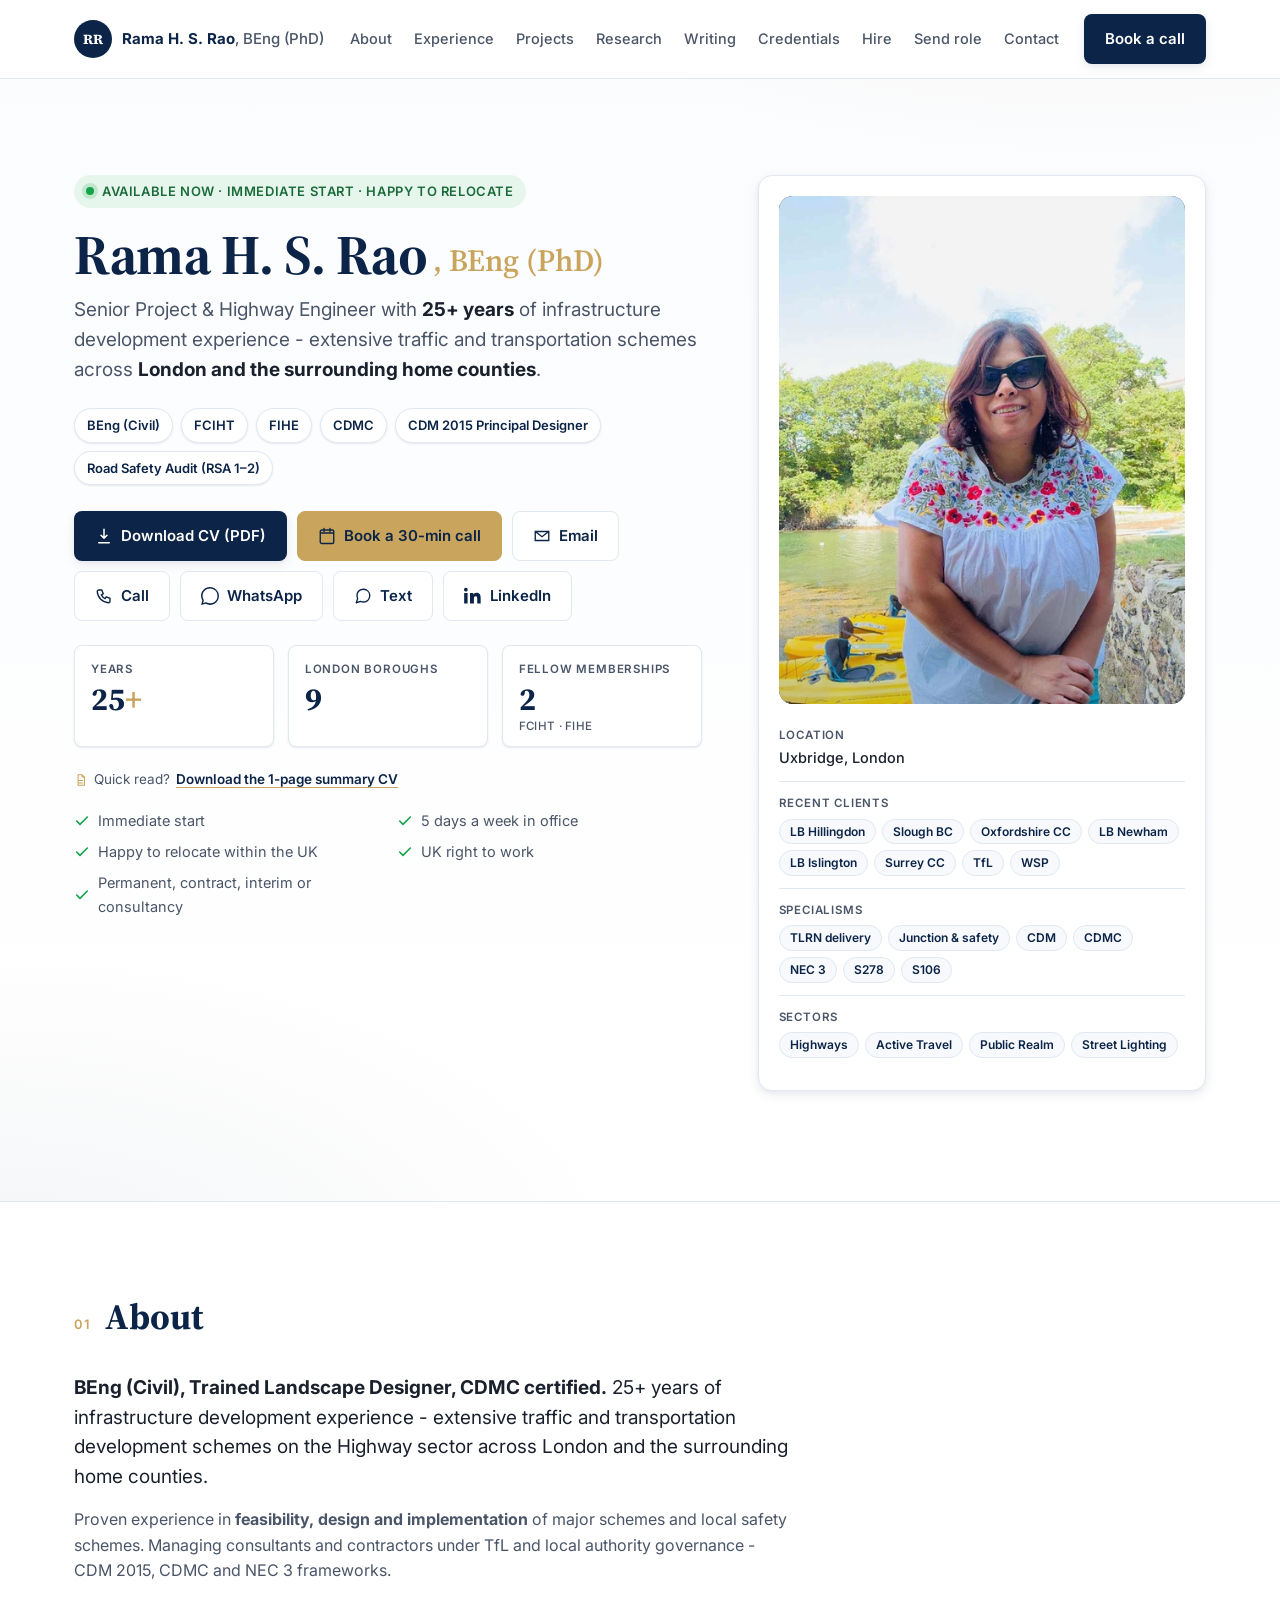
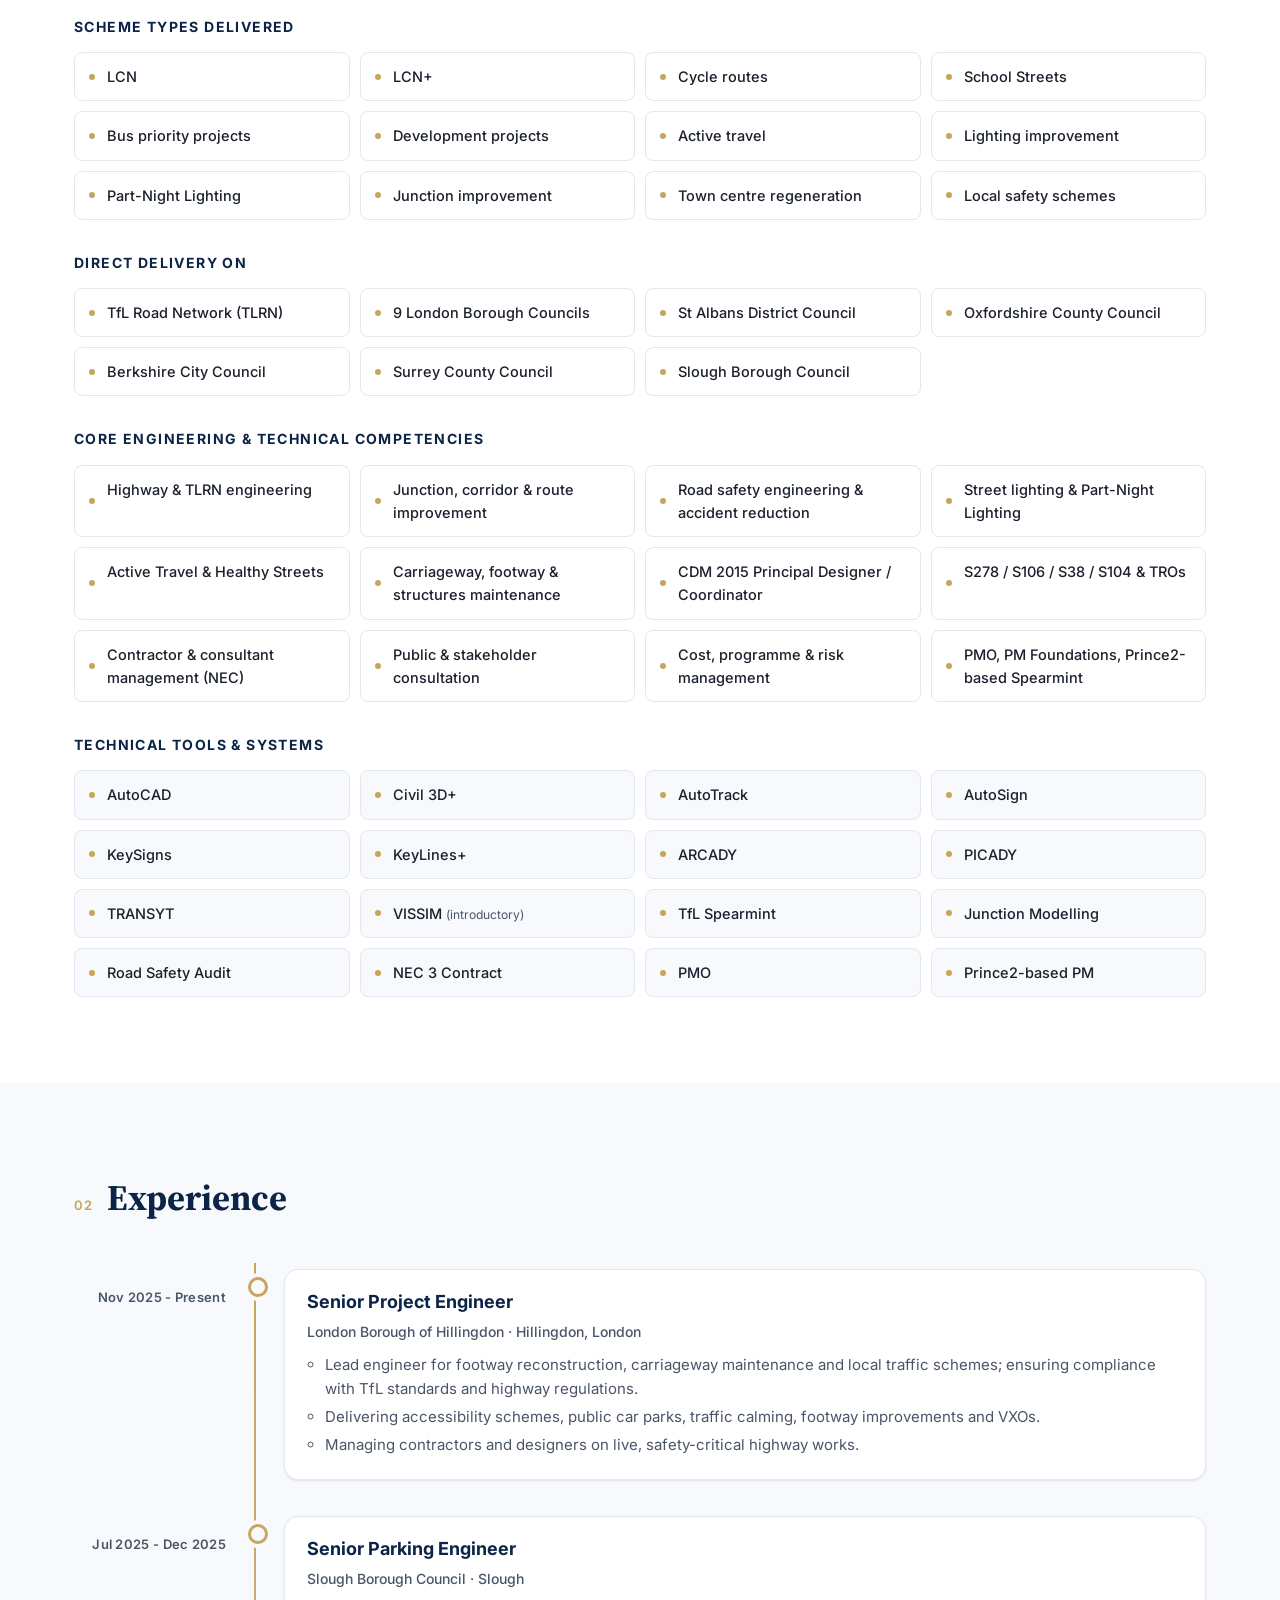
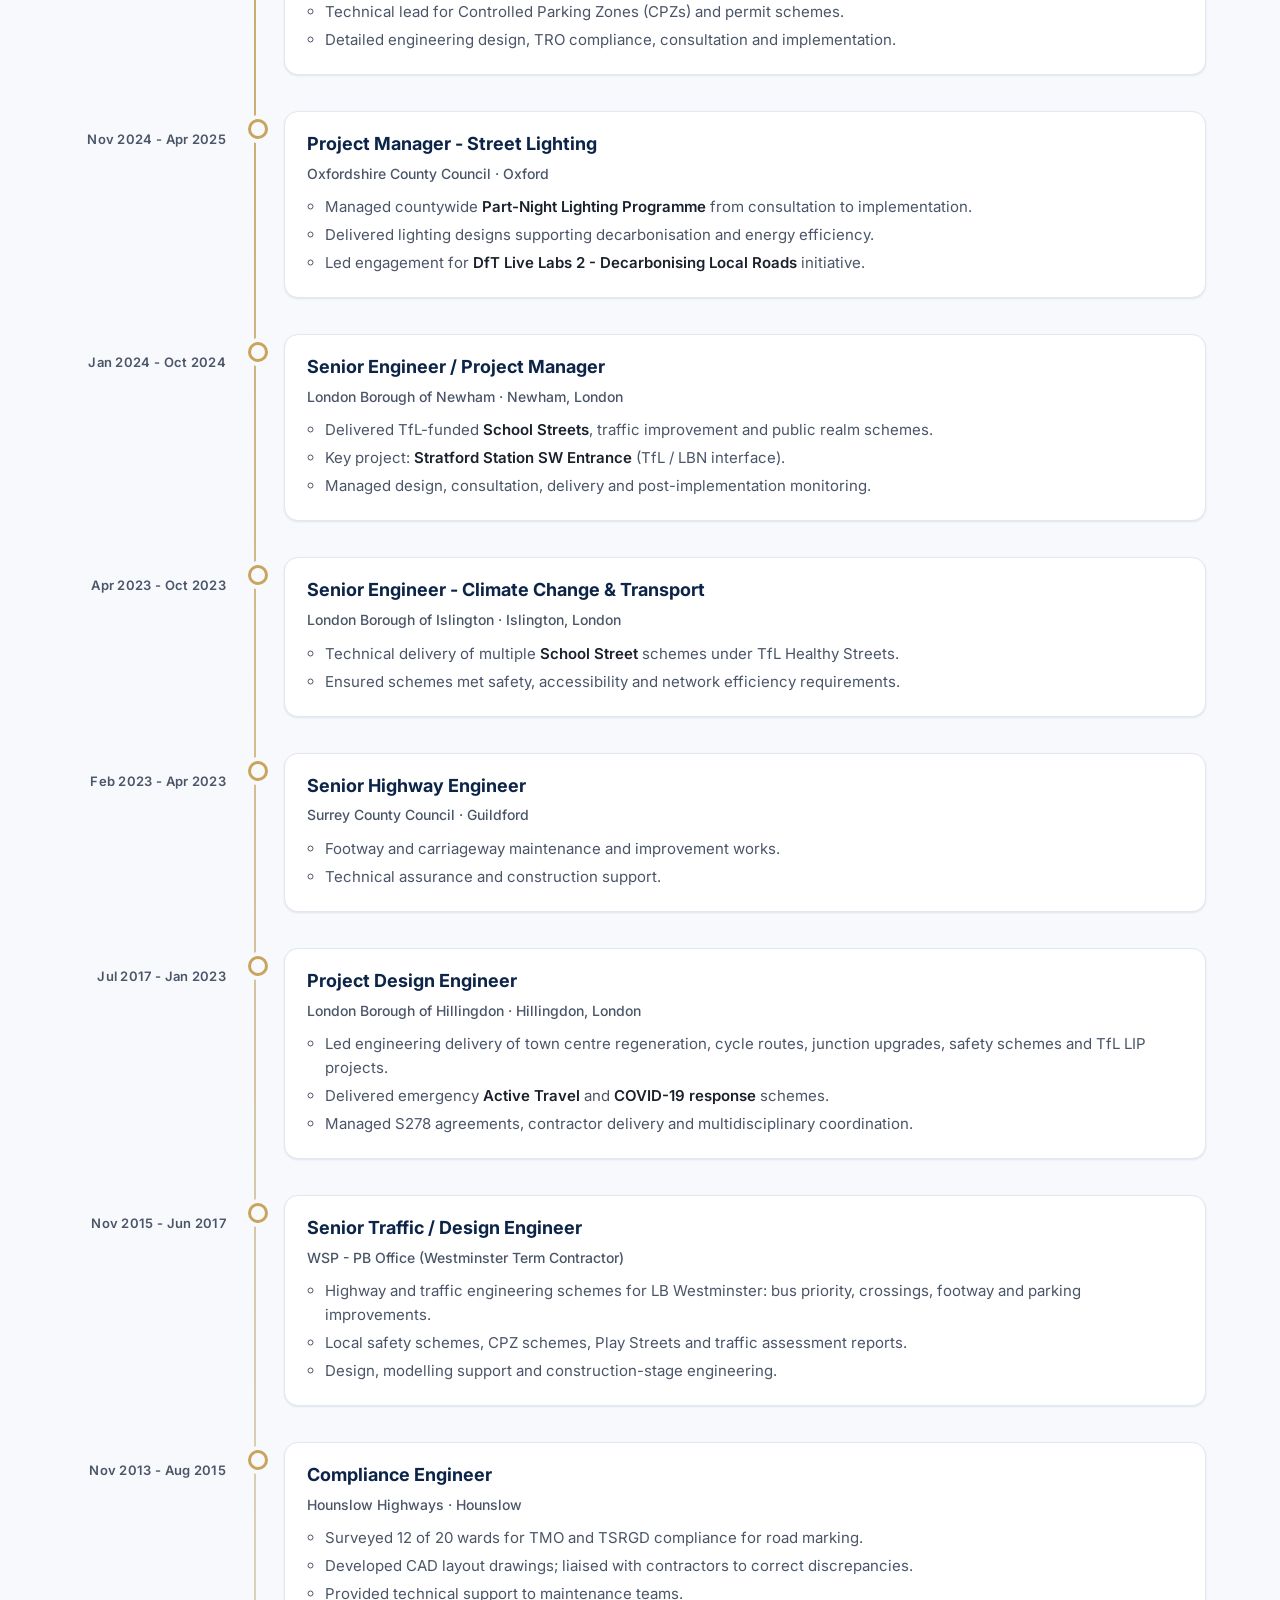
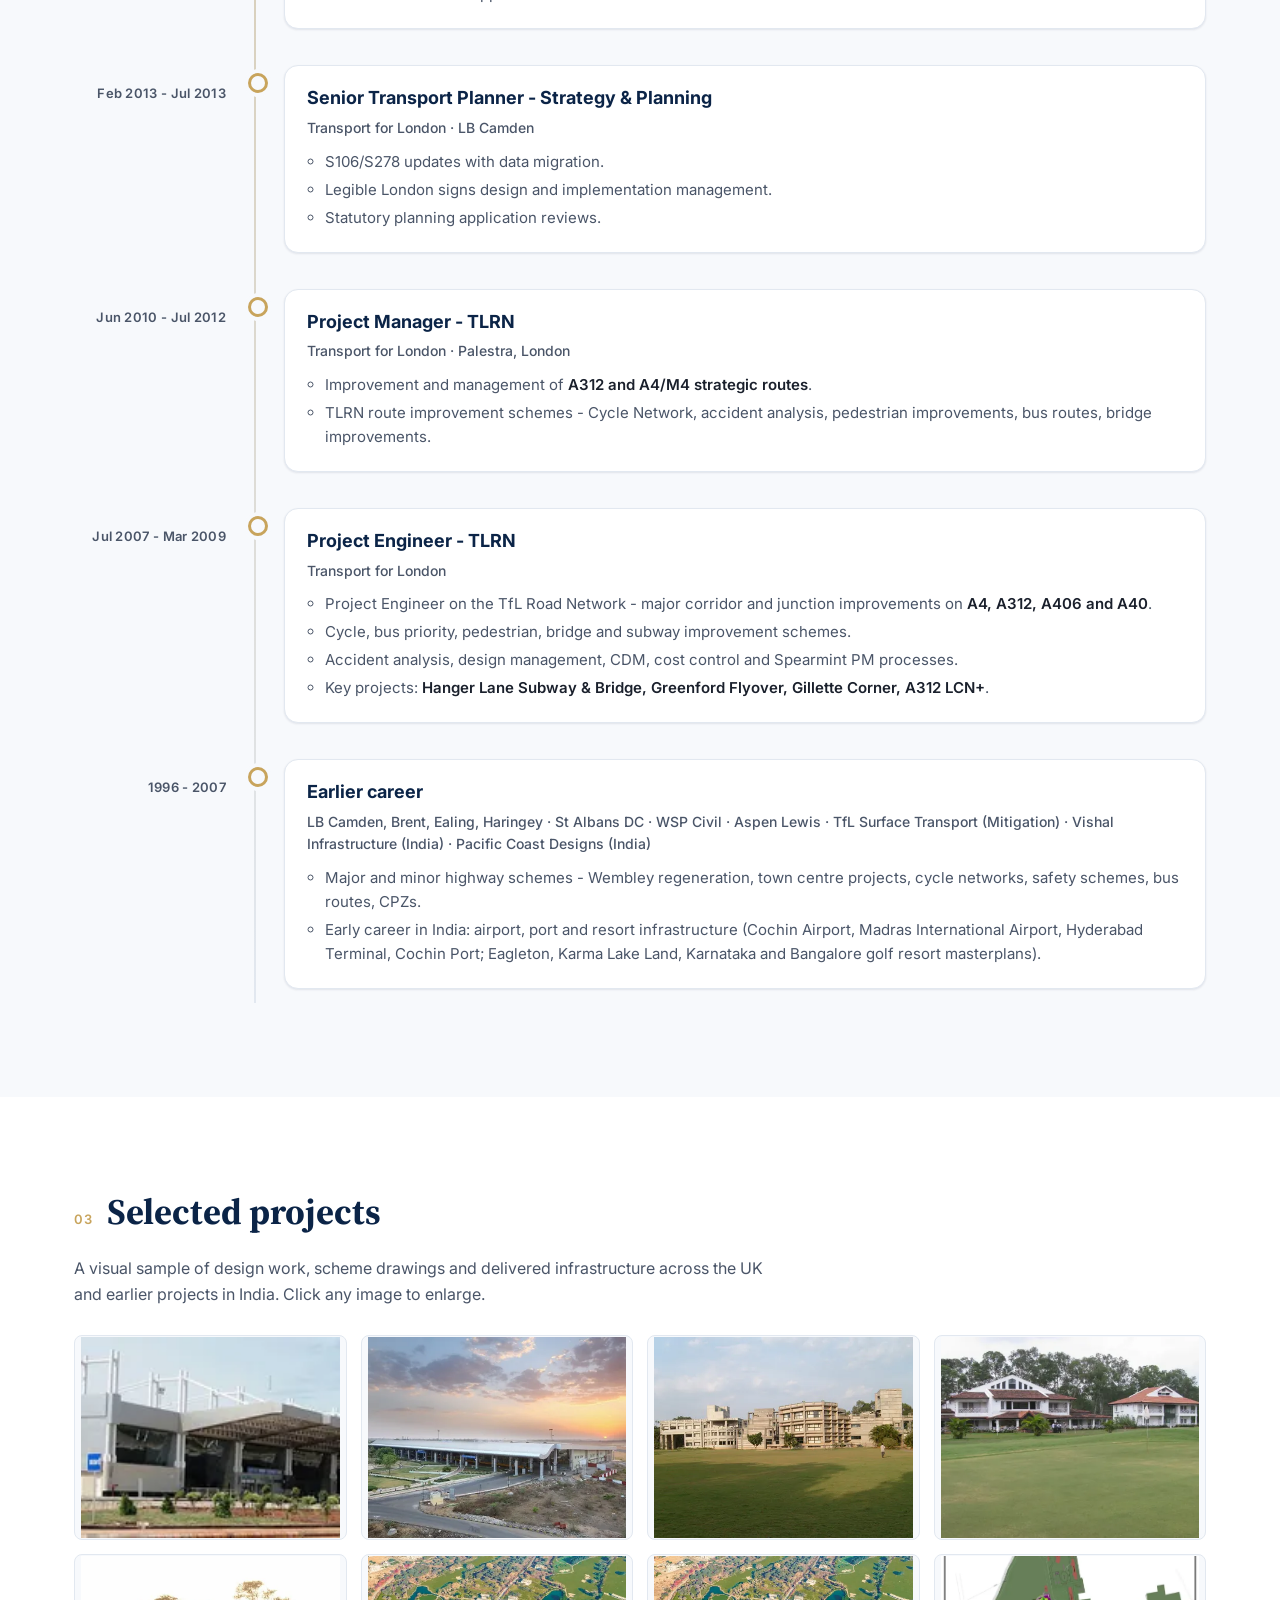
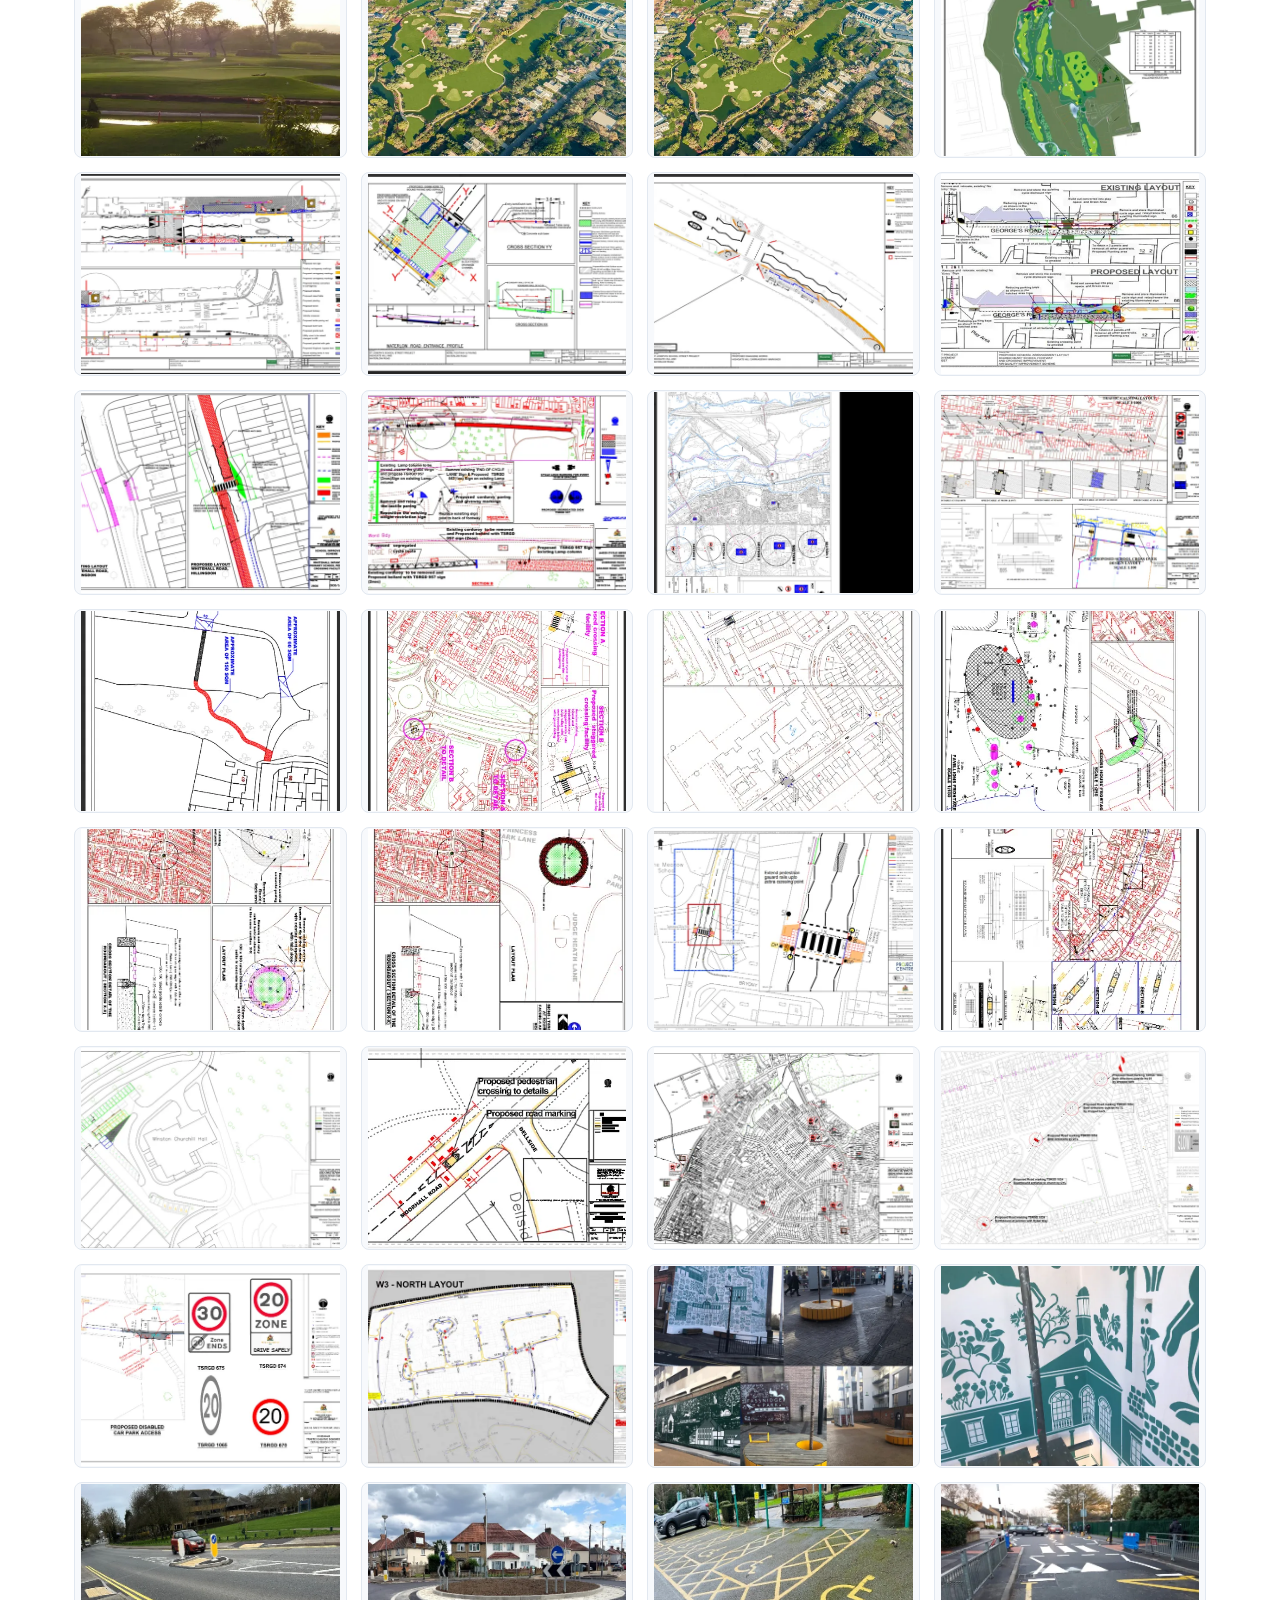
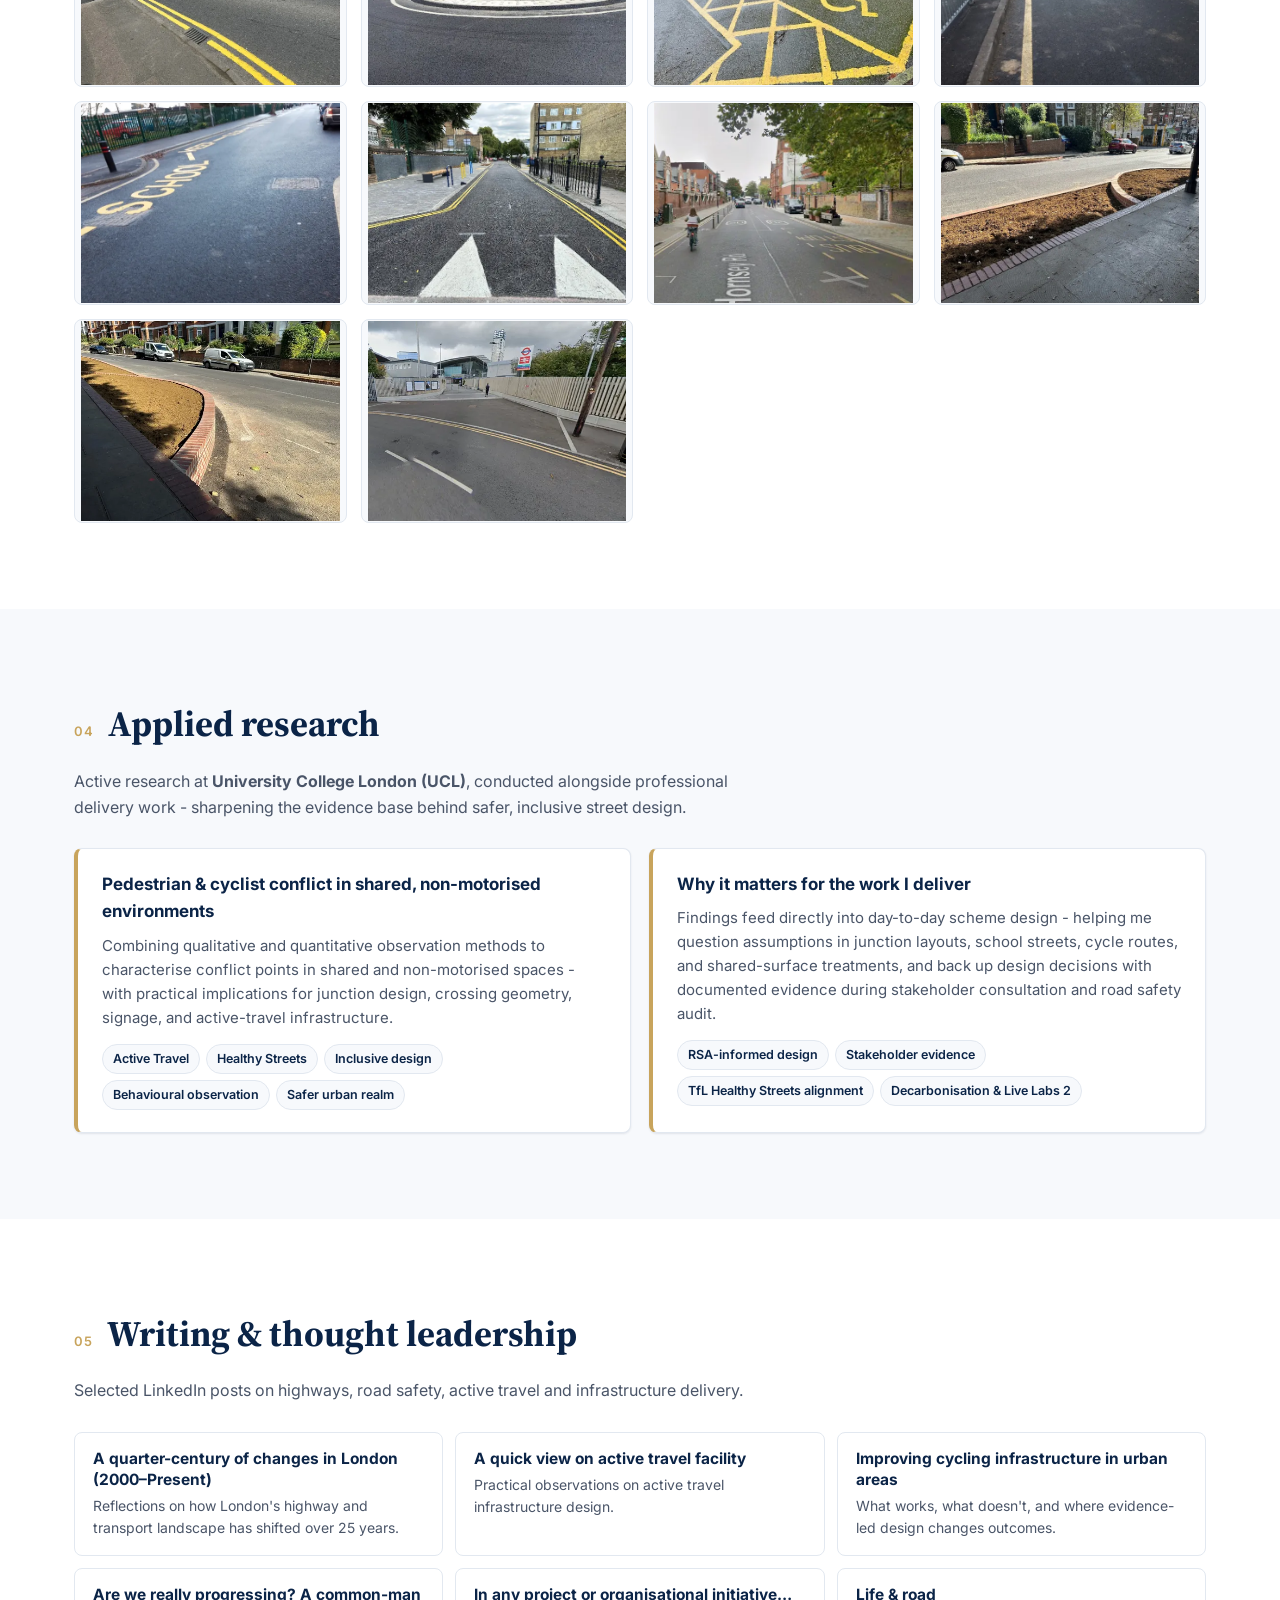
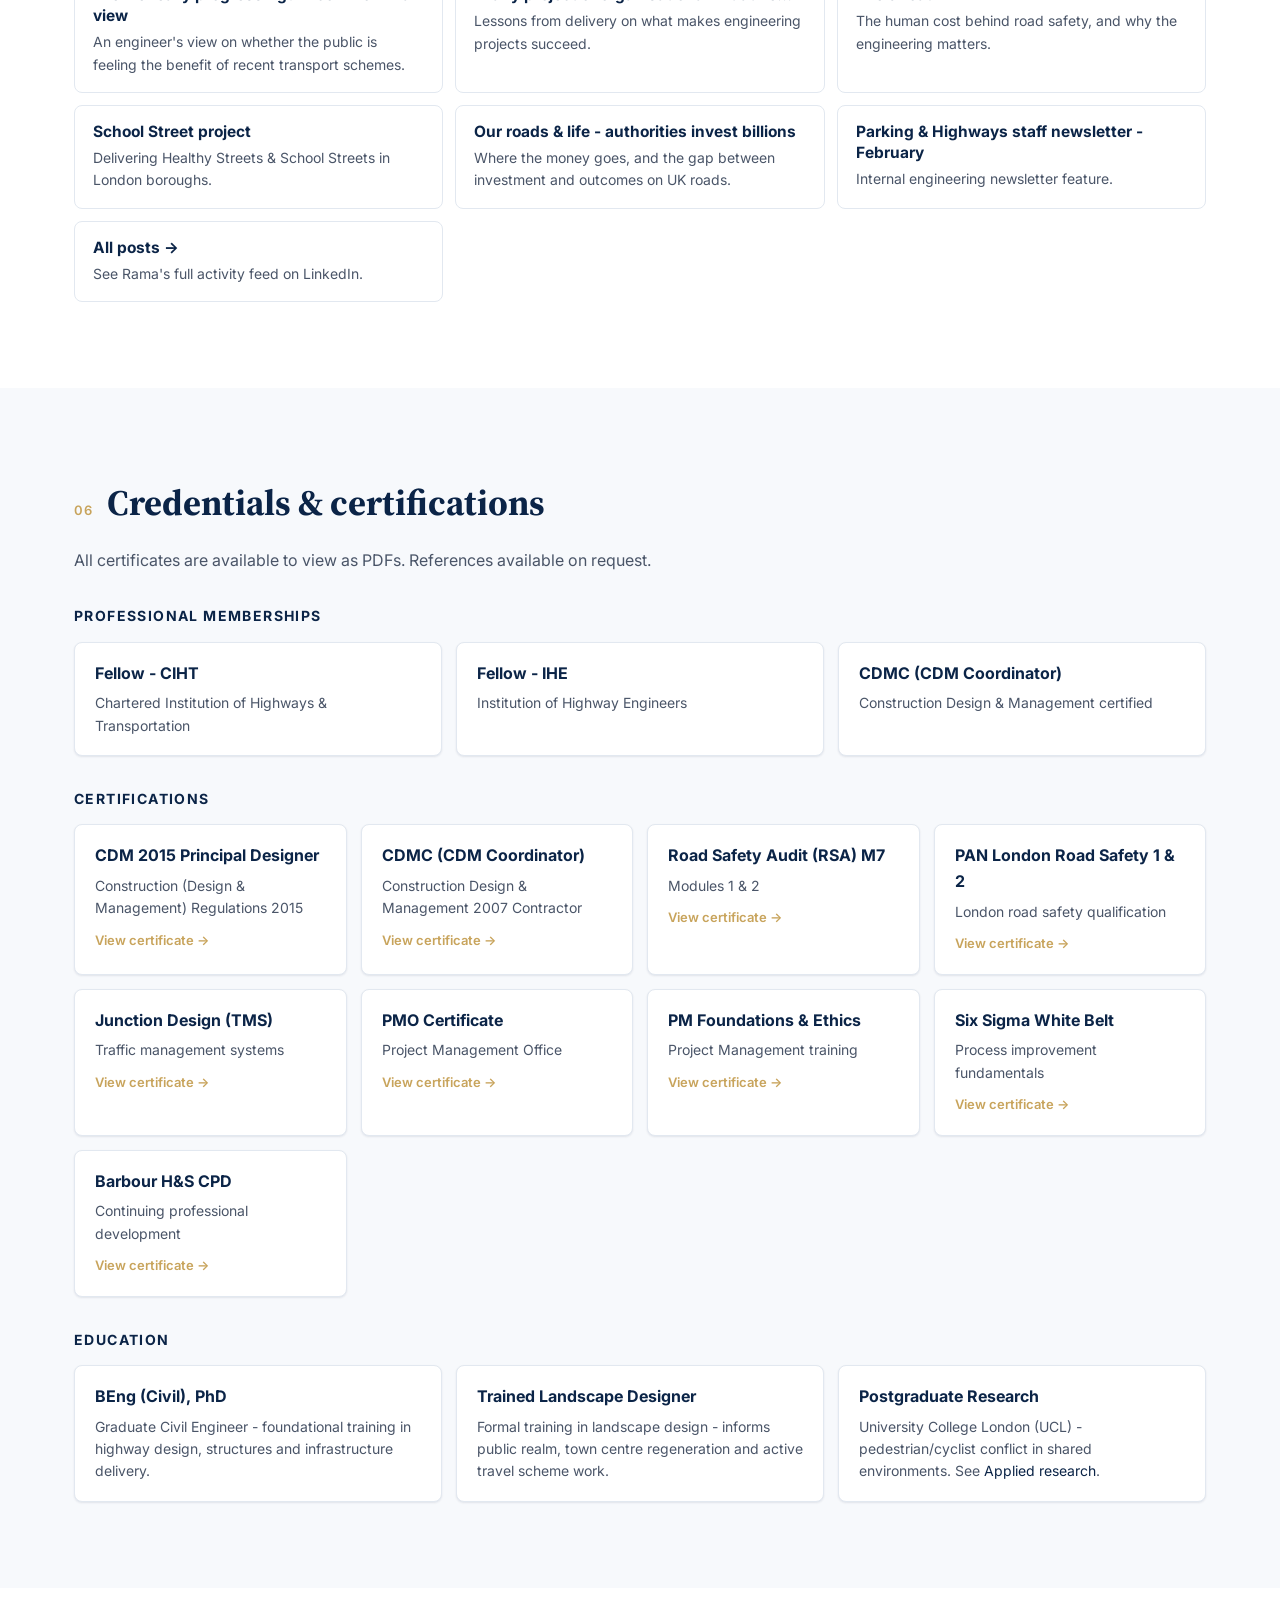
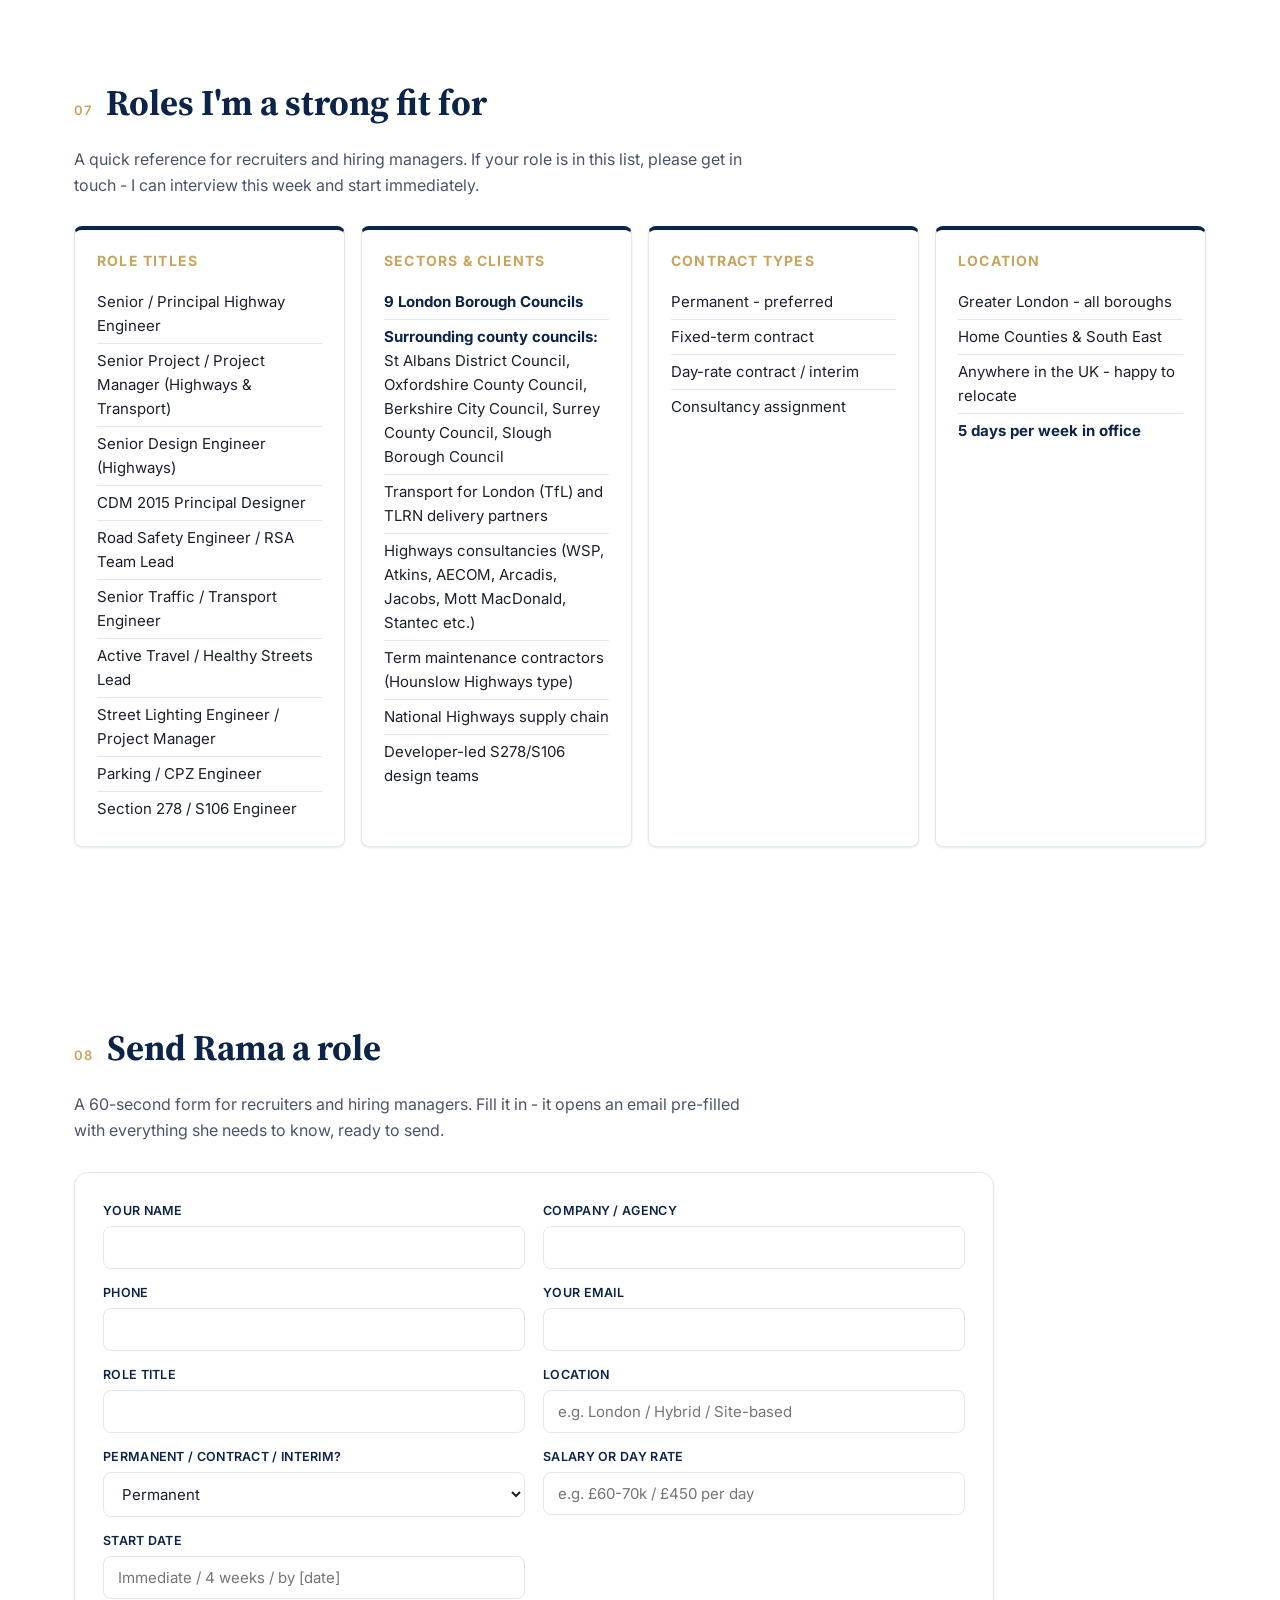
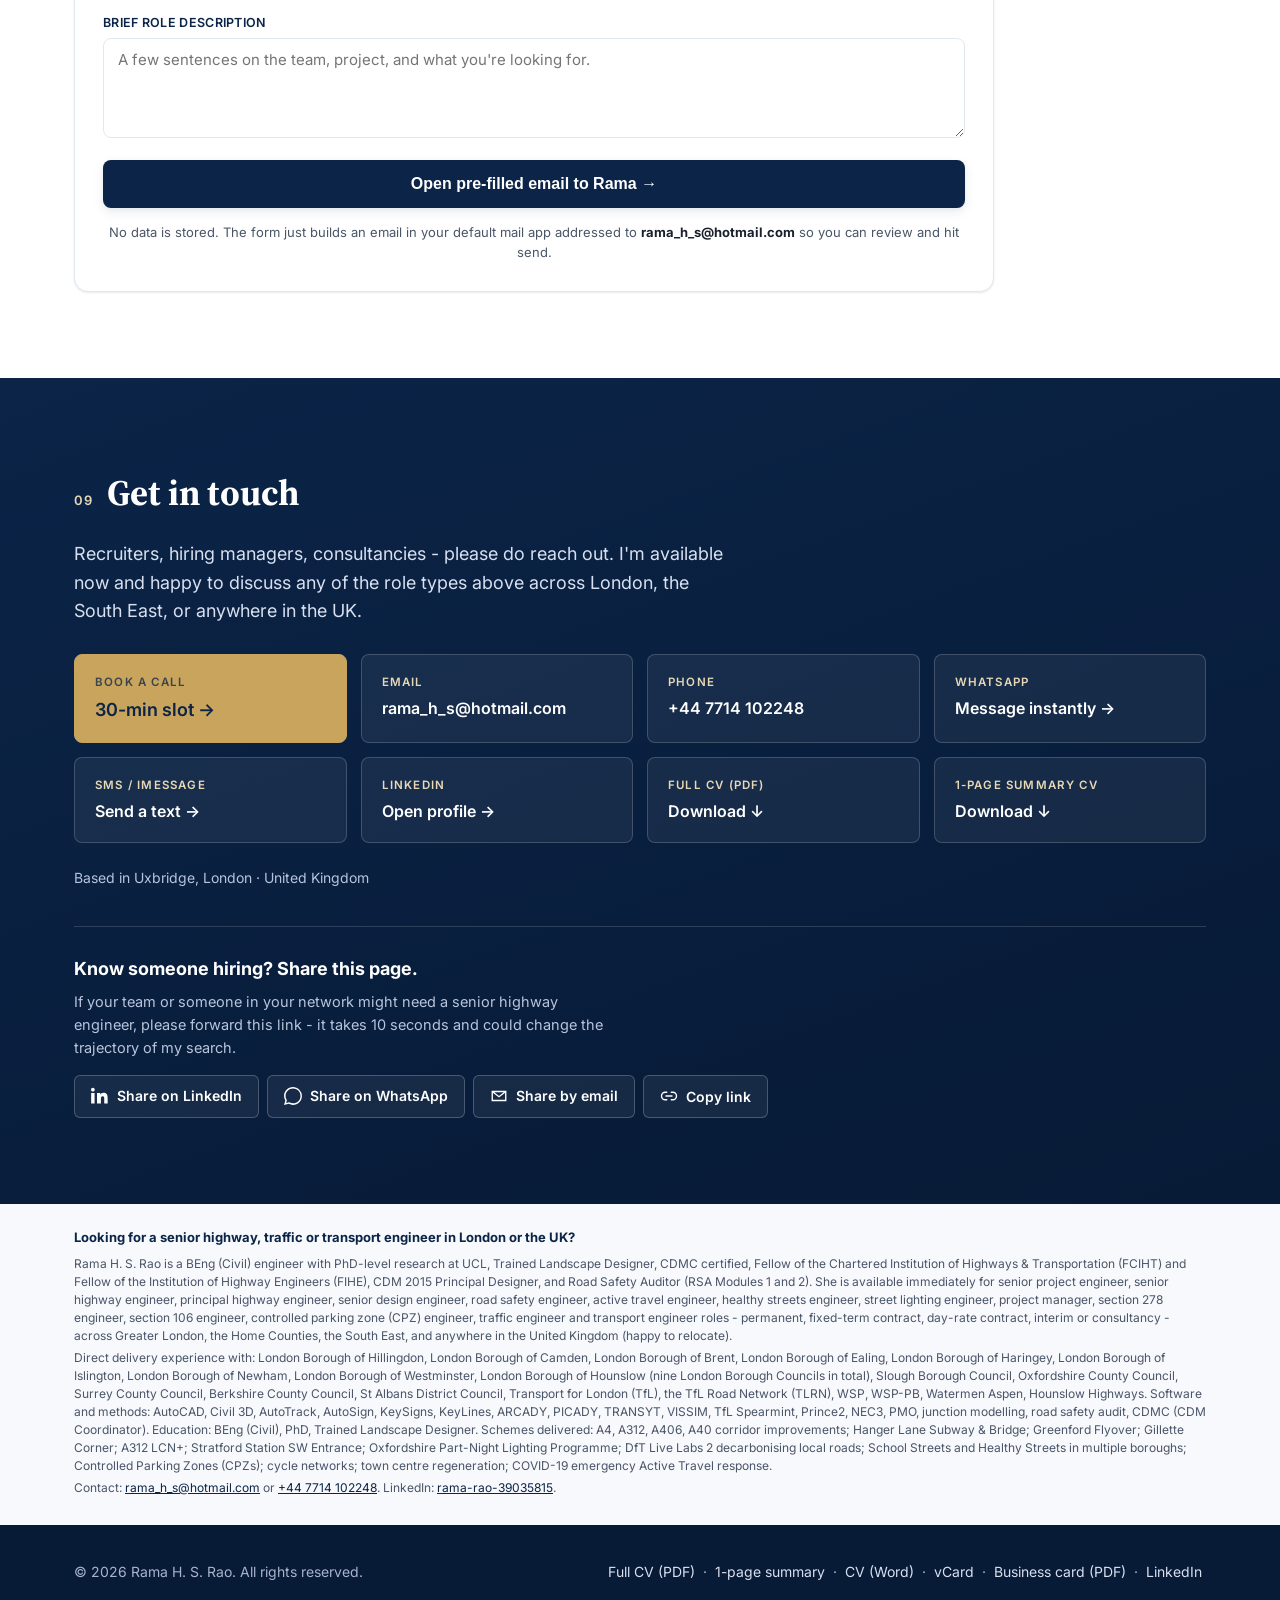
<file: index.html>
<!doctype html>
<html lang="en">
<head>
 <meta charset="utf-8">
 <meta name="viewport" content="width=device-width, initial-scale=1">
 <meta name="theme-color" content="#0B2447">

 <title>Rama H. S. Rao | Senior Project &amp; Highway Engineer | London</title>
 <meta name="description" content="Senior Highway Engineer London - Rama H. S. Rao, FCIHT, FIHE, CDMC, CDM 2015 Principal Designer, RSA 1–2. 25+ years infrastructure development experience across London and surrounding home counties (Hillingdon, Camden, Brent, Ealing, Newham, Islington, Westminster, Slough, St Albans, Oxfordshire, Berkshire, Surrey). Available immediately - permanent, contract or interim - UK-wide.">
 <meta name="author" content="Rama H. S. Rao">
 <meta name="keywords" content="Senior Highway Engineer London, Senior Project Engineer London, Principal Highway Engineer, Senior Design Engineer Highways, Senior Traffic Engineer, Senior Transport Engineer London, CDM 2015 Principal Designer, CDMC Coordinator, Road Safety Audit RSA 1-2, Road Safety Engineer London, Active Travel Engineer, LCN, LCN+, Cycle routes, School Streets, Bus priority, Healthy Streets Engineer, Street Lighting Engineer, Part Night Lighting, Project Manager Highways, Section 278 Engineer, Section 106 Engineer, CPZ Engineer London, TfL TLRN engineer, CIHT Fellow, IHE Fellow, AutoCAD, Civil 3D, KeySigns, KeyLines, AutoTrack, ARCADY, PICADY, TRANSYT, VISSIM, NEC3, Highway Engineer Hillingdon, Camden, Brent, Ealing, Newham, Islington, Westminster, Slough, Oxfordshire, Berkshire, Surrey, Hounslow, St Albans, transportation engineer London, civil engineer London, infrastructure development, home counties, immediate start, available now, contract highway engineer, interim highway engineer, permanent highway engineer, freelance highway engineer London">
 <link rel="canonical" href="https://engineer-rama-rao.github.io/">

 <!-- Search engine verification - paste tokens from Google Search Console / Bing Webmaster Tools between the quotes -->
 <meta name="google-site-verification" content="pTRXV2oP2B58rjBGGt1OShlqC-LBzwm7Revz-fZNsHg">
 <meta name="msvalidate.01" content="PASTE_BING_WEBMASTER_TOKEN_HERE">

 <!-- Open Graph -->
 <meta property="og:type" content="profile">
 <meta property="og:title" content="Rama H. S. Rao - Senior Project &amp; Highway Engineer">
 <meta property="og:description" content="25+ years infrastructure development experience - highway, traffic and transportation schemes across London and surrounding home counties. FCIHT, FIHE, CDMC, CDM 2015 Principal Designer. Open to new opportunities.">
 <meta property="og:url" content="https://engineer-rama-rao.github.io/">
 <meta property="og:image" content="https://engineer-rama-rao.github.io/assets/icons/og-image.png">
 <meta property="og:image:secure_url" content="https://engineer-rama-rao.github.io/assets/icons/og-image.png">
 <meta property="og:image:type" content="image/png">
 <meta property="og:image:width" content="1200">
 <meta property="og:image:height" content="630">
 <meta property="og:image:alt" content="Rama H. S. Rao - Senior Project & Highway Engineer. 25+ years infrastructure development across London and surrounding home counties. Open to new opportunities.">
 <meta property="profile:first_name" content="Rama">
 <meta property="profile:last_name" content="Rao">
 <meta property="profile:username" content="engineer-rama-rao">
 <meta property="profile:gender" content="female">
 <meta property="og:locale" content="en_GB">
 <meta property="og:site_name" content="Rama H. S. Rao - Portfolio">
 <meta property="article:author" content="Rama H. S. Rao">
 <meta property="article:section" content="Engineering Portfolio">

 <!-- Twitter -->
 <meta name="twitter:card" content="summary_large_image">
 <meta name="twitter:title" content="Rama H. S. Rao - Senior Project &amp; Highway Engineer">
 <meta name="twitter:description" content="25+ years infrastructure development experience - highway, traffic and transportation schemes across London and surrounding home counties. FCIHT, FIHE, CDMC. Open to new opportunities.">
 <meta name="twitter:image" content="https://engineer-rama-rao.github.io/assets/icons/og-image.png">

 <link rel="icon" type="image/svg+xml" href="assets/icons/favicon.svg">
 <link rel="alternate icon" href="assets/icons/favicon.svg">

 <!-- Search-engine signals -->
 <meta name="robots" content="index, follow, max-image-preview:large, max-snippet:-1, max-video-preview:-1">
 <meta name="googlebot" content="index, follow, max-image-preview:large, max-snippet:-1">
 <meta name="bingbot" content="index, follow">
 <meta name="rating" content="General">
 <meta name="referrer" content="strict-origin-when-cross-origin">
 <meta name="distribution" content="global">
 <meta name="revisit-after" content="3 days">
 <meta name="language" content="English">
 <meta http-equiv="content-language" content="en-GB">
 <meta name="geo.region" content="GB-LND">
 <meta name="geo.placename" content="London, United Kingdom">
 <meta name="geo.position" content="51.5074;-0.1278">
 <meta name="ICBM" content="51.5074, -0.1278">

 <!-- Link relations recognised by search engines -->
 <link rel="author" href="https://engineer-rama-rao.github.io/#rama">
 <link rel="me" href="https://www.linkedin.com/in/rama-rao-39035815/">
 <link rel="me" href="mailto:rama_h_s@hotmail.com">
 <link rel="alternate" type="application/rss+xml" title="Rama Rao - availability feed" href="feed.xml">

 <link rel="preconnect" href="https://fonts.googleapis.com">
 <link rel="preconnect" href="https://fonts.gstatic.com" crossorigin>
 <link href="https://fonts.googleapis.com/css2?family=Inter:wght@400;500;600;700&family=Source+Serif+4:wght@600;700&display=swap" rel="stylesheet">

 <link rel="stylesheet" href="styles.css?v=20260621c">

 <!-- JSON-LD: Person schema (primary Knowledge Graph entity) -->
 <script type="application/ld+json">
 {
  "@context": "https://schema.org",
  "@type": "Person",
  "@id": "https://engineer-rama-rao.github.io/#rama",
  "name": "Rama H. S. Rao",
  "givenName": "Rama",
  "additionalName": "H. S.",
  "familyName": "Rao",
  "alternateName": ["Ramya Rao", "Rama Rao", "Mrs. Rama H. S. Rao"],
  "honorificPrefix": "Mrs.",
  "honorificSuffix": "BEng (PhD), FCIHT, FIHE, CDMC",
  "jobTitle": "Senior Project & Highway Engineer",
  "description": "BEng (Civil), pursuing PhD. Trained Landscape Designer. CDMC certified. 25+ years of infrastructure development experience - extensive traffic and transportation development schemes on the Highway sector across London and the surrounding home counties. Proven experience in feasibility, design and implementation of major schemes and local safety schemes - LCN, LCN+, cycle routes, School Streets, bus priority projects, development projects, active travel, lighting improvement, Part-Night Lighting. Fellow of CIHT (FCIHT) and IHE (FIHE). CDM 2015 Principal Designer. Road Safety Audit Modules 1 & 2. Available immediately for senior project, design, principal-designer, road-safety, active-travel and street-lighting engineering roles UK-wide.",
  "image": "https://engineer-rama-rao.github.io/assets/rama-portrait.jpg",
  "email": "mailto:rama_h_s@hotmail.com",
  "telephone": "+44-7714-102248",
  "url": "https://engineer-rama-rao.github.io/",
  "gender": "Female",
  "nationality": { "@type": "Country", "name": "United Kingdom" },
  "knowsLanguage": ["English", "Kannada", "Hindi"],
  "sameAs": [
   "https://www.linkedin.com/in/rama-rao-39035815/",
   "https://github.com/engineer-rama-rao",
   "https://calendly.com/engineer_rama"
  ],
  "address": {
   "@type": "PostalAddress",
   "addressLocality": "Uxbridge",
   "addressRegion": "Greater London",
   "addressCountry": "GB"
  },
  "workLocation": [
   { "@type": "Place", "name": "Greater London, UK" },
   { "@type": "Place", "name": "South East England" },
   { "@type": "Place", "name": "United Kingdom (relocate)" }
  ],
  "alumniOf": [
   { "@type": "EducationalOrganization", "name": "University College London (UCL)", "url": "https://www.ucl.ac.uk/" }
  ],
  "memberOf": [
   { "@type": "Organization", "name": "Chartered Institution of Highways & Transportation (CIHT)", "url": "https://www.ciht.org.uk/" },
   { "@type": "Organization", "name": "Institution of Highway Engineers (IHE)", "url": "https://theihe.org/" }
  ],
  "hasCredential": [
   { "@type": "EducationalOccupationalCredential", "credentialCategory": "Degree", "name": "BEng (Civil), PhD" },
   { "@type": "EducationalOccupationalCredential", "credentialCategory": "Professional Training", "name": "Trained Landscape Designer" },
   { "@type": "EducationalOccupationalCredential", "credentialCategory": "Professional Certification", "name": "CDMC (CDM Coordinator)" },
   { "@type": "EducationalOccupationalCredential", "credentialCategory": "Professional Certification", "name": "Fellow CIHT (FCIHT)" },
   { "@type": "EducationalOccupationalCredential", "credentialCategory": "Professional Certification", "name": "Fellow IHE (FIHE)" },
   { "@type": "EducationalOccupationalCredential", "credentialCategory": "Professional Certification", "name": "CDM 2015 Principal Designer" },
   { "@type": "EducationalOccupationalCredential", "credentialCategory": "Professional Certification", "name": "Road Safety Audit (RSA Modules 1 & 2)" },
   { "@type": "EducationalOccupationalCredential", "credentialCategory": "Professional Certification", "name": "NEC3 Contracts" },
   { "@type": "EducationalOccupationalCredential", "credentialCategory": "Professional Certification", "name": "PMO" },
   { "@type": "EducationalOccupationalCredential", "credentialCategory": "Professional Certification", "name": "Six Sigma White Belt" }
  ],
  "knowsAbout": [
   "Highway Engineering",
   "Senior Project Engineering",
   "Senior Highway Engineer",
   "Principal Highway Engineer",
   "Transport for London (TfL) Road Network (TLRN)",
   "Road Safety Engineering",
   "Road Safety Audit",
   "Junction and Corridor Improvement Design",
   "Active Travel Engineering",
   "Healthy Streets",
   "School Streets",
   "Controlled Parking Zones (CPZ)",
   "Street Lighting Design",
   "Part-Night Lighting",
   "Decarbonisation of Local Roads",
   "DfT Live Labs 2",
   "CDM 2015 Principal Designer Duties",
   "NEC3 Contract Management",
   "Section 278 / Section 106 / Section 38 / Section 104 Agreements",
   "Traffic Regulation Orders (TROs)",
   "AutoCAD",
   "AutoTrack",
   "ARCADY",
   "PICADY",
   "TRANSYT",
   "VISSIM",
   "TfL Spearmint",
   "Prince2",
   "Public sector engineering delivery",
   "Highways consultancy",
   "Stakeholder consultation",
   "Accident analysis"
  ],
  "worksFor": {
   "@type": "Organization",
   "name": "London Borough of Hillingdon",
   "url": "https://www.hillingdon.gov.uk/"
  },
  "hasOccupation": {
   "@type": "Occupation",
   "name": "Senior Highway Engineer",
   "occupationLocation": { "@type": "Country", "name": "United Kingdom" },
   "skills": "Highway engineering, road safety, junction design, active travel, CDM 2015, NEC3, AutoCAD, ARCADY, PICADY, TRANSYT",
   "experienceRequirements": "25+ years",
   "qualifications": "BEng (Civil), FCIHT, FIHE, CDMC, CDM 2015 Principal Designer, RSA 1-2"
  },
  "seeks": {
   "@type": "Demand",
   "name": "Senior Project / Highway Engineer roles in the UK",
   "availability": "InStock",
   "availabilityStarts": "2026-06-21"
  }
 }
 </script>

 <!-- JSON-LD: WebSite with SiteNavigationElement & SearchAction -->
 <script type="application/ld+json">
 {
  "@context": "https://schema.org",
  "@type": "WebSite",
  "@id": "https://engineer-rama-rao.github.io/#website",
  "url": "https://engineer-rama-rao.github.io/",
  "name": "Rama H. S. Rao - Senior Project & Highway Engineer",
  "description": "Portfolio, CV and project history of Rama H. S. Rao, BEng (PhD). Senior Highway Engineer, London - 25+ years infrastructure development across London and surrounding home counties. Available immediately.",
  "inLanguage": "en-GB",
  "publisher": { "@id": "https://engineer-rama-rao.github.io/#rama" },
  "about": { "@id": "https://engineer-rama-rao.github.io/#rama" },
  "potentialAction": [
   {
    "@type": "ContactAction",
    "name": "Book a 30-minute call",
    "target": "https://calendly.com/engineer_rama/30min"
   },
   {
    "@type": "ReadAction",
    "name": "Download CV",
    "target": "https://engineer-rama-rao.github.io/cv/Rama-Rao-CV.pdf"
   }
  ]
 }
 </script>

 <!-- JSON-LD: ProfilePage -->
 <script type="application/ld+json">
 {
  "@context": "https://schema.org",
  "@type": "ProfilePage",
  "@id": "https://engineer-rama-rao.github.io/#profile",
  "url": "https://engineer-rama-rao.github.io/",
  "name": "Rama H. S. Rao - Profile",
  "mainEntity": { "@id": "https://engineer-rama-rao.github.io/#rama" },
  "primaryImageOfPage": "https://engineer-rama-rao.github.io/assets/rama-portrait.jpg",
  "dateModified": "2026-06-21",
  "datePublished": "2026-06-21",
  "lastReviewed": "2026-06-21",
  "inLanguage": "en-GB"
 }
 </script>

 <!-- JSON-LD: JobPosting (Rama as the available candidate - reverse JobPosting helps recruiter-side LLM tools) -->
 <script type="application/ld+json">
 {
  "@context": "https://schema.org",
  "@type": "JobPosting",
  "@id": "https://engineer-rama-rao.github.io/#availability",
  "title": "Senior Project & Highway Engineer - available immediately",
  "description": "Rama H. S. Rao, FCIHT, FIHE, CDMC, is available immediately for senior highway, traffic and transport engineering roles across the UK. 25+ years of infrastructure development experience with TfL, the TLRN, nine London Borough Councils and surrounding home counties. Permanent, fixed-term contract, day-rate contract or interim. Five days a week on-site. Happy to relocate anywhere in the UK.",
  "datePosted": "2026-06-21",
  "validThrough": "2026-12-31",
  "employmentType": ["FULL_TIME", "CONTRACTOR", "TEMPORARY"],
  "jobLocationType": "TELECOMMUTE",
  "jobLocation": [
   {
    "@type": "Place",
    "address": {
     "@type": "PostalAddress",
     "addressLocality": "London",
     "addressRegion": "Greater London",
     "addressCountry": "GB"
    }
   }
  ],
  "applicantLocationRequirements": { "@type": "Country", "name": "United Kingdom" },
  "industry": "Highway Engineering, Civil Engineering, Transport Engineering",
  "occupationalCategory": ["Senior Highway Engineer", "Principal Highway Engineer", "Senior Project Engineer", "CDM 2015 Principal Designer", "Road Safety Engineer", "Senior Design Engineer", "Active Travel Engineer", "Street Lighting Engineer"],
  "qualifications": "BEng (Civil) with PhD, Trained Landscape Designer, FCIHT, FIHE, CDMC, CDM 2015 Principal Designer, Road Safety Audit (RSA 1–2), NEC3",
  "experienceRequirements": "25+ years",
  "skills": "Highway engineering, road safety engineering, junction design, active travel, healthy streets, CDM 2015, NEC3, S278, S106, AutoCAD, ARCADY, PICADY, TRANSYT, VISSIM, TfL Spearmint, junction modelling",
  "hiringOrganization": {
   "@type": "Person",
   "@id": "https://engineer-rama-rao.github.io/#rama"
  }
 }
 </script>

 <!-- JSON-LD: FAQ for recruiters (rich snippets in Google search) -->
 <script type="application/ld+json">
 {
  "@context": "https://schema.org",
  "@type": "FAQPage",
  "mainEntity": [
   {
    "@type": "Question",
    "name": "Is Rama H. S. Rao available now?",
    "acceptedAnswer": {
     "@type": "Answer",
     "text": "Yes. Rama is available immediately for senior highway, traffic and transport engineering roles in the UK. She is open to permanent, fixed-term contract, day-rate contract or interim work, and happy to be on-site five days a week."
    }
   },
   {
    "@type": "Question",
    "name": "What roles is she a strong fit for?",
    "acceptedAnswer": {
     "@type": "Answer",
     "text": "Senior or Principal Highway Engineer, Senior Project Engineer or Project Manager (Highways & Transport), Senior Design Engineer (Highways), CDM 2015 Principal Designer, Road Safety Engineer, Senior Traffic or Transport Engineer, Active Travel & Healthy Streets Lead, Street Lighting Engineer or PM, Controlled Parking Zone / Parking Engineer, Section 278 / Section 106 Engineer."
    }
   },
   {
    "@type": "Question",
    "name": "Where can she work?",
    "acceptedAnswer": {
     "@type": "Answer",
     "text": "Greater London and all London boroughs, the Home Counties, and the South East. She is also happy to relocate anywhere in the United Kingdom for the right role."
    }
   },
   {
    "@type": "Question",
    "name": "What are her qualifications?",
    "acceptedAnswer": {
     "@type": "Answer",
     "text": "BEng (Civil) with ongoing PhD-level research at UCL. Trained Landscape Designer. CDMC certified. Fellow of the Chartered Institution of Highways & Transportation (FCIHT). Fellow of the Institution of Highway Engineers (FIHE). CDM 2015 Principal Designer. Road Safety Audit Modules 1 and 2. NEC3, PMO, Six Sigma White Belt."
    }
   },
   {
    "@type": "Question",
    "name": "What client experience does she have?",
    "acceptedAnswer": {
     "@type": "Answer",
     "text": "25+ years across Transport for London (TfL) Road Network (TLRN), nine London boroughs - Hillingdon, Camden, Brent, Ealing, Haringey, Islington, Newham, Westminster, Hounslow - plus Slough BC, Oxfordshire CC, Surrey CC, St Albans DC, and the consultancies WSP, WSP–PB, Watermen Aspen and Hounslow Highways."
    }
   },
   {
    "@type": "Question",
    "name": "How do I get in touch?",
    "acceptedAnswer": {
     "@type": "Answer",
     "text": "Book a 30-minute call directly at https://calendly.com/engineer_rama/30min, WhatsApp or call +44 7714 102248, or email rama_h_s@hotmail.com. Full portfolio and CV at https://engineer-rama-rao.github.io."
    }
   }
  ]
 }
 </script>

 <!-- JSON-LD: BreadcrumbList -->
 <script type="application/ld+json">
 {
  "@context": "https://schema.org",
  "@type": "BreadcrumbList",
  "itemListElement": [
   { "@type": "ListItem", "position": 1, "name": "Home", "item": "https://engineer-rama-rao.github.io/" },
   { "@type": "ListItem", "position": 2, "name": "Experience", "item": "https://engineer-rama-rao.github.io/#experience" },
   { "@type": "ListItem", "position": 3, "name": "Projects", "item": "https://engineer-rama-rao.github.io/#projects" },
   { "@type": "ListItem", "position": 4, "name": "Credentials", "item": "https://engineer-rama-rao.github.io/#certifications" },
   { "@type": "ListItem", "position": 5, "name": "Roles I'm a fit for", "item": "https://engineer-rama-rao.github.io/#fit" },
   { "@type": "ListItem", "position": 6, "name": "Send Rama a role", "item": "https://engineer-rama-rao.github.io/#intake" },
   { "@type": "ListItem", "position": 7, "name": "Contact", "item": "https://engineer-rama-rao.github.io/#contact" }
  ]
 }
 </script>
</head>
<body>

<a class="skip-link" href="#main">Skip to content</a>

<header class="topbar">
 <div class="container topbar-inner">
  <a class="brand" href="#top" aria-label="Home">
   <span class="brand-mark" aria-hidden="true">RR</span>
   <span class="brand-name">Rama H. S. Rao<span class="brand-suffix">, BEng (PhD)</span></span>
  </a>
  <nav aria-label="Primary">
   <ul class="navlist">
    <li><a href="#about">About</a></li>
    <li><a href="#experience">Experience</a></li>
    <li><a href="#projects">Projects</a></li>
    <li><a href="#research">Research</a></li>
    <li><a href="#writing">Writing</a></li>
    <li><a href="#certifications">Credentials</a></li>
    <li><a href="#fit">Hire</a></li>
    <li><a href="#intake">Send role</a></li>
    <li><a href="#contact">Contact</a></li>
   </ul>
  </nav>
  <a class="btn btn-primary topbar-cta" href="https://calendly.com/engineer_rama/30min" target="_blank" rel="noopener">Book a call</a>
 </div>
</header>

<main id="main">

<section id="top" class="hero">
 <div class="container hero-grid">
  <div class="hero-text">
   <p class="eyebrow"><span class="status-dot" aria-hidden="true"></span> Available now &middot; immediate start &middot; happy to relocate</p>
   <h1>Rama H. S. Rao<span class="cred">, BEng (PhD)</span></h1>
   <p class="tagline">Senior Project &amp; Highway Engineer with <strong>25+ years</strong> of infrastructure development experience - extensive traffic and transportation schemes across <strong>London and the surrounding home counties</strong>.</p>

   <ul class="hero-badges" aria-label="Headline credentials">
    <li>BEng (Civil)</li>
    <li>FCIHT</li>
    <li>FIHE</li>
    <li>CDMC</li>
    <li>CDM 2015 Principal Designer</li>
    <li>Road Safety Audit (RSA 1&ndash;2)</li>
   </ul>

   <div class="cta-row">
    <a class="btn btn-primary" href="cv/Rama-Rao-CV.pdf" download>
     <svg viewBox="0 0 24 24" aria-hidden="true" width="18" height="18"><path fill="none" stroke="currentColor" stroke-width="2" stroke-linecap="round" stroke-linejoin="round" d="M12 3v12m0 0l-4-4m4 4l4-4M5 21h14"/></svg>
     Download CV (PDF)
    </a>
    <a class="btn btn-secondary" href="https://calendly.com/engineer_rama/30min" target="_blank" rel="noopener">
     <svg viewBox="0 0 24 24" aria-hidden="true" width="18" height="18"><path fill="none" stroke="currentColor" stroke-width="1.8" stroke-linecap="round" stroke-linejoin="round" d="M3 8h18 M5 4h14a2 2 0 0 1 2 2v14a2 2 0 0 1-2 2H5a2 2 0 0 1-2-2V6a2 2 0 0 1 2-2zM8 2v4 M16 2v4"/></svg>
     Book a 30-min call
    </a>
    <a class="btn btn-ghost" href="mailto:rama_h_s@hotmail.com?subject=Engineering%20opportunity%20for%20Rama%20Rao">
     <svg viewBox="0 0 24 24" aria-hidden="true" width="18" height="18"><path fill="none" stroke="currentColor" stroke-width="1.8" d="M3 6h18v12H3z M3 6l9 7l9-7"/></svg>
     Email
    </a>
    <a class="btn btn-ghost" href="tel:+447714102248">
     <svg viewBox="0 0 24 24" aria-hidden="true" width="18" height="18"><path fill="none" stroke="currentColor" stroke-width="1.8" d="M5 4h4l2 5l-2.5 1.5a11 11 0 0 0 5 5L15 13l5 2v4a2 2 0 0 1-2 2A16 16 0 0 1 3 6a2 2 0 0 1 2-2z"/></svg>
     Call
    </a>
    <a class="btn btn-ghost" href="https://wa.me/447714102248?text=Hi%20Rama%20%E2%80%94%20I%27m%20%5Byour%20name%5D%20at%20%5Bcompany%5D.%20We%27re%20looking%20for%20a%20%5Brole%5D%20%E2%80%94%20could%20we%20chat%3F" target="_blank" rel="noopener">
     <svg viewBox="0 0 24 24" aria-hidden="true" width="18" height="18"><path fill="currentColor" d="M.06 24l1.69-6.16A11.86 11.86 0 0 1 0 11.95C0 5.36 5.37 0 11.95 0c3.2 0 6.2 1.25 8.46 3.51A11.83 11.83 0 0 1 23.9 11.96c0 6.59-5.36 11.95-11.95 11.95a12 12 0 0 1-5.71-1.45L.06 24zm6.6-3.81l.36.22a9.9 9.9 0 0 0 5.05 1.38c5.49 0 9.95-4.46 9.95-9.95a9.91 9.91 0 0 0-9.93-9.95C6.5 1.89 2.05 6.35 2.05 11.84c0 1.88.53 3.72 1.53 5.3l.24.38l-1 3.65l3.84-.98z"/></svg>
     WhatsApp
    </a>
    <a class="btn btn-ghost" href="sms:+447714102248?body=Hi%20Rama%20%E2%80%94%20I%27m%20%5Byour%20name%5D%20at%20%5Bcompany%5D.%20We%27re%20hiring%20for%20a%20%5Brole%5D.%20Could%20you%20call%20when%20free%3F">
     <svg viewBox="0 0 24 24" aria-hidden="true" width="18" height="18"><path fill="none" stroke="currentColor" stroke-width="1.8" stroke-linecap="round" stroke-linejoin="round" d="M21 11.5a8.38 8.38 0 0 1-.9 3.8a8.5 8.5 0 0 1-7.6 4.7a8.38 8.38 0 0 1-3.8-.9L3 21l1.9-5.7a8.38 8.38 0 0 1-.9-3.8a8.5 8.5 0 0 1 4.7-7.6a8.38 8.38 0 0 1 3.8-.9h.5a8.48 8.48 0 0 1 8 8z"/></svg>
     Text
    </a>
    <a class="btn btn-ghost" href="https://www.linkedin.com/in/rama-rao-39035815/" target="_blank" rel="noopener">
     <svg viewBox="0 0 24 24" aria-hidden="true" width="18" height="18"><path fill="currentColor" d="M4.98 3.5C4.98 4.88 3.86 6 2.5 6S0 4.88 0 3.5 1.12 1 2.5 1s2.48 1.12 2.48 2.5zM.22 8h4.56v14H.22zM8 8h4.36v1.91h.06c.61-1.15 2.1-2.36 4.32-2.36c4.62 0 5.47 3.04 5.47 6.99V22h-4.56v-6.18c0-1.47-.03-3.37-2.05-3.37c-2.06 0-2.37 1.6-2.37 3.26V22H8z"/></svg>
     LinkedIn
    </a>
   </div>

   <dl class="hero-stats" aria-label="At a glance">
    <div><dt>Years</dt><dd>25<span>+</span></dd></div>
    <div><dt>London boroughs</dt><dd>9</dd></div>
    <div><dt>Fellow memberships</dt><dd>2 <small>FCIHT &middot; FIHE</small></dd></div>
   </dl>

   <p class="hero-cv-mini">
    <svg viewBox="0 0 24 24" aria-hidden="true" width="14" height="14"><path fill="none" stroke="currentColor" stroke-width="1.8" stroke-linecap="round" stroke-linejoin="round" d="M7 3h7l4 4v14H7zM14 3v4h4M9 13h6M9 17h6"/></svg>
    Quick read? <a href="cv/Rama-Rao-CV-1page.pdf" download>Download the 1-page summary CV</a>
   </p>

   <ul class="hero-availability" aria-label="Availability">
    <li><svg viewBox="0 0 24 24" aria-hidden="true" width="16" height="16"><path fill="none" stroke="currentColor" stroke-width="2.4" stroke-linecap="round" stroke-linejoin="round" d="M4 12l5 5L20 6"/></svg> Immediate start</li>
    <li><svg viewBox="0 0 24 24" aria-hidden="true" width="16" height="16"><path fill="none" stroke="currentColor" stroke-width="2.4" stroke-linecap="round" stroke-linejoin="round" d="M4 12l5 5L20 6"/></svg> 5 days a week in office</li>
    <li><svg viewBox="0 0 24 24" aria-hidden="true" width="16" height="16"><path fill="none" stroke="currentColor" stroke-width="2.4" stroke-linecap="round" stroke-linejoin="round" d="M4 12l5 5L20 6"/></svg> Happy to relocate within the UK</li>
    <li><svg viewBox="0 0 24 24" aria-hidden="true" width="16" height="16"><path fill="none" stroke="currentColor" stroke-width="2.4" stroke-linecap="round" stroke-linejoin="round" d="M4 12l5 5L20 6"/></svg> UK right to work</li>
    <li><svg viewBox="0 0 24 24" aria-hidden="true" width="16" height="16"><path fill="none" stroke="currentColor" stroke-width="2.4" stroke-linecap="round" stroke-linejoin="round" d="M4 12l5 5L20 6"/></svg> Permanent, contract, interim or consultancy</li>
   </ul>
  </div>

  <aside class="hero-card" aria-label="Profile">
   <figure class="hero-photo">
    <picture>
     <source type="image/webp" srcset="assets/rama-portrait-sm.webp 480w, assets/rama-portrait.webp 720w" sizes="(max-width: 720px) 320px, 360px">
     <img src="assets/rama-portrait.jpg" alt="Rama H. S. Rao - Senior Project & Highway Engineer" width="720" height="900" loading="eager" decoding="async" fetchpriority="high">
    </picture>
   </figure>
   <div class="hero-card-row"><span>Location</span><strong>Uxbridge, London</strong></div>
   <div class="hero-card-row hero-card-row-pills">
    <span>Recent clients</span>
    <ul class="client-pills">
     <li>LB Hillingdon</li>
     <li>Slough BC</li>
     <li>Oxfordshire CC</li>
     <li>LB Newham</li>
     <li>LB Islington</li>
     <li>Surrey CC</li>
     <li>TfL</li>
     <li>WSP</li>
    </ul>
   </div>
   <div class="hero-card-row hero-card-row-pills">
    <span>Specialisms</span>
    <ul class="client-pills">
     <li>TLRN delivery</li>
     <li>Junction &amp; safety</li>
     <li>CDM</li>
     <li>CDMC</li>
     <li>NEC 3</li>
     <li>S278</li>
     <li>S106</li>
    </ul>
   </div>
   <div class="hero-card-row hero-card-row-pills">
    <span>Sectors</span>
    <ul class="client-pills">
     <li>Highways</li>
     <li>Active Travel</li>
     <li>Public Realm</li>
     <li>Street Lighting</li>
    </ul>
   </div>
  </aside>
 </div>
</section>

<section id="about" class="section">
 <div class="container">
  <h2 class="section-title"><span>01</span>About</h2>
  <div class="prose">
   <p class="lead"><strong>BEng (Civil), Trained Landscape Designer, CDMC certified.</strong> 25+ years of infrastructure development experience - extensive traffic and transportation development schemes on the Highway sector across London and the surrounding home counties.</p>
   <p>Proven experience in <strong>feasibility, design and implementation</strong> of major schemes and local safety schemes. Managing consultants and contractors under TfL and local authority governance - CDM 2015, CDMC and NEC 3 frameworks.</p>
  </div>

  <h3 class="subsection-title">Scheme types delivered</h3>
  <ul class="grid-pills">
   <li>LCN</li>
   <li>LCN+</li>
   <li>Cycle routes</li>
   <li>School Streets</li>
   <li>Bus priority projects</li>
   <li>Development projects</li>
   <li>Active travel</li>
   <li>Lighting improvement</li>
   <li>Part-Night Lighting</li>
   <li>Junction improvement</li>
   <li>Town centre regeneration</li>
   <li>Local safety schemes</li>
  </ul>

  <h3 class="subsection-title">Direct delivery on</h3>
  <ul class="grid-pills">
   <li>TfL Road Network (TLRN)</li>
   <li>9 London Borough Councils</li>
   <li>St Albans District Council</li>
   <li>Oxfordshire County Council</li>
   <li>Berkshire City Council</li>
   <li>Surrey County Council</li>
   <li>Slough Borough Council</li>
  </ul>

  <h3 class="subsection-title">Core engineering &amp; technical competencies</h3>
  <ul class="grid-pills">
   <li>Highway &amp; TLRN engineering</li>
   <li>Junction, corridor &amp; route improvement</li>
   <li>Road safety engineering &amp; accident reduction</li>
   <li>Street lighting &amp; Part-Night Lighting</li>
   <li>Active Travel &amp; Healthy Streets</li>
   <li>Carriageway, footway &amp; structures maintenance</li>
   <li>CDM 2015 Principal Designer / Coordinator</li>
   <li>S278 / S106 / S38 / S104 &amp; TROs</li>
   <li>Contractor &amp; consultant management (NEC)</li>
   <li>Public &amp; stakeholder consultation</li>
   <li>Cost, programme &amp; risk management</li>
   <li>PMO, PM Foundations, Prince2-based Spearmint</li>
  </ul>

  <h3 class="subsection-title">Technical tools &amp; systems</h3>
  <ul class="grid-pills tools">
   <li>AutoCAD</li>
   <li>Civil 3D+</li>
   <li>AutoTrack</li>
   <li>AutoSign</li>
   <li>KeySigns</li>
   <li>KeyLines+</li>
   <li>ARCADY</li>
   <li>PICADY</li>
   <li>TRANSYT</li>
   <li>VISSIM <small>(introductory)</small></li>
   <li>TfL Spearmint</li>
   <li>Junction Modelling</li>
   <li>Road Safety Audit</li>
   <li>NEC 3 Contract</li>
   <li>PMO</li>
   <li>Prince2-based PM</li>
  </ul>
 </div>
</section>

<section id="experience" class="section section-alt">
 <div class="container">
  <h2 class="section-title"><span>02</span>Experience</h2>
  <ol class="timeline">

   <li class="tl-item">
    <div class="tl-date">Nov 2025 - Present</div>
    <div class="tl-body">
     <h3>Senior Project Engineer</h3>
     <p class="tl-org">London Borough of Hillingdon &middot; Hillingdon, London</p>
     <ul>
      <li>Lead engineer for footway reconstruction, carriageway maintenance and local traffic schemes; ensuring compliance with TfL standards and highway regulations.</li>
      <li>Delivering accessibility schemes, public car parks, traffic calming, footway improvements and VXOs.</li>
      <li>Managing contractors and designers on live, safety-critical highway works.</li>
     </ul>
    </div>
   </li>

   <li class="tl-item">
    <div class="tl-date">Jul 2025 - Dec 2025</div>
    <div class="tl-body">
     <h3>Senior Parking Engineer</h3>
     <p class="tl-org">Slough Borough Council &middot; Slough</p>
     <ul>
      <li>Technical lead for Controlled Parking Zones (CPZs) and permit schemes.</li>
      <li>Detailed engineering design, TRO compliance, consultation and implementation.</li>
     </ul>
    </div>
   </li>

   <li class="tl-item">
    <div class="tl-date">Nov 2024 - Apr 2025</div>
    <div class="tl-body">
     <h3>Project Manager - Street Lighting</h3>
     <p class="tl-org">Oxfordshire County Council &middot; Oxford</p>
     <ul>
      <li>Managed countywide <strong>Part-Night Lighting Programme</strong> from consultation to implementation.</li>
      <li>Delivered lighting designs supporting decarbonisation and energy efficiency.</li>
      <li>Led engagement for <strong>DfT Live Labs 2 - Decarbonising Local Roads</strong> initiative.</li>
     </ul>
    </div>
   </li>

   <li class="tl-item">
    <div class="tl-date">Jan 2024 - Oct 2024</div>
    <div class="tl-body">
     <h3>Senior Engineer / Project Manager</h3>
     <p class="tl-org">London Borough of Newham &middot; Newham, London</p>
     <ul>
      <li>Delivered TfL-funded <strong>School Streets</strong>, traffic improvement and public realm schemes.</li>
      <li>Key project: <strong>Stratford Station SW Entrance</strong> (TfL / LBN interface).</li>
      <li>Managed design, consultation, delivery and post-implementation monitoring.</li>
     </ul>
    </div>
   </li>

   <li class="tl-item">
    <div class="tl-date">Apr 2023 - Oct 2023</div>
    <div class="tl-body">
     <h3>Senior Engineer - Climate Change &amp; Transport</h3>
     <p class="tl-org">London Borough of Islington &middot; Islington, London</p>
     <ul>
      <li>Technical delivery of multiple <strong>School Street</strong> schemes under TfL Healthy Streets.</li>
      <li>Ensured schemes met safety, accessibility and network efficiency requirements.</li>
     </ul>
    </div>
   </li>

   <li class="tl-item">
    <div class="tl-date">Feb 2023 - Apr 2023</div>
    <div class="tl-body">
     <h3>Senior Highway Engineer</h3>
     <p class="tl-org">Surrey County Council &middot; Guildford</p>
     <ul>
      <li>Footway and carriageway maintenance and improvement works.</li>
      <li>Technical assurance and construction support.</li>
     </ul>
    </div>
   </li>

   <li class="tl-item">
    <div class="tl-date">Jul 2017 - Jan 2023</div>
    <div class="tl-body">
     <h3>Project Design Engineer</h3>
     <p class="tl-org">London Borough of Hillingdon &middot; Hillingdon, London</p>
     <ul>
      <li>Led engineering delivery of town centre regeneration, cycle routes, junction upgrades, safety schemes and TfL LIP projects.</li>
      <li>Delivered emergency <strong>Active Travel</strong> and <strong>COVID-19 response</strong> schemes.</li>
      <li>Managed S278 agreements, contractor delivery and multidisciplinary coordination.</li>
     </ul>
    </div>
   </li>

   <li class="tl-item">
    <div class="tl-date">Nov 2015 - Jun 2017</div>
    <div class="tl-body">
     <h3>Senior Traffic / Design Engineer</h3>
     <p class="tl-org">WSP - PB Office (Westminster Term Contractor)</p>
     <ul>
      <li>Highway and traffic engineering schemes for LB Westminster: bus priority, crossings, footway and parking improvements.</li>
      <li>Local safety schemes, CPZ schemes, Play Streets and traffic assessment reports.</li>
      <li>Design, modelling support and construction-stage engineering.</li>
     </ul>
    </div>
   </li>

   <li class="tl-item">
    <div class="tl-date">Nov 2013 - Aug 2015</div>
    <div class="tl-body">
     <h3>Compliance Engineer</h3>
     <p class="tl-org">Hounslow Highways &middot; Hounslow</p>
     <ul>
      <li>Surveyed 12 of 20 wards for TMO and TSRGD compliance for road marking.</li>
      <li>Developed CAD layout drawings; liaised with contractors to correct discrepancies.</li>
      <li>Provided technical support to maintenance teams.</li>
     </ul>
    </div>
   </li>

   <li class="tl-item">
    <div class="tl-date">Feb 2013 - Jul 2013</div>
    <div class="tl-body">
     <h3>Senior Transport Planner - Strategy &amp; Planning</h3>
     <p class="tl-org">Transport for London &middot; LB Camden</p>
     <ul>
      <li>S106/S278 updates with data migration.</li>
      <li>Legible London signs design and implementation management.</li>
      <li>Statutory planning application reviews.</li>
     </ul>
    </div>
   </li>

   <li class="tl-item">
    <div class="tl-date">Jun 2010 - Jul 2012</div>
    <div class="tl-body">
     <h3>Project Manager - TLRN</h3>
     <p class="tl-org">Transport for London &middot; Palestra, London</p>
     <ul>
      <li>Improvement and management of <strong>A312 and A4/M4 strategic routes</strong>.</li>
      <li>TLRN route improvement schemes - Cycle Network, accident analysis, pedestrian improvements, bus routes, bridge improvements.</li>
     </ul>
    </div>
   </li>

   <li class="tl-item">
    <div class="tl-date">Jul 2007 - Mar 2009</div>
    <div class="tl-body">
     <h3>Project Engineer - TLRN</h3>
     <p class="tl-org">Transport for London</p>
     <ul>
      <li>Project Engineer on the TfL Road Network - major corridor and junction improvements on <strong>A4, A312, A406 and A40</strong>.</li>
      <li>Cycle, bus priority, pedestrian, bridge and subway improvement schemes.</li>
      <li>Accident analysis, design management, CDM, cost control and Spearmint PM processes.</li>
      <li>Key projects: <strong>Hanger Lane Subway &amp; Bridge, Greenford Flyover, Gillette Corner, A312 LCN+</strong>.</li>
     </ul>
    </div>
   </li>

   <li class="tl-item tl-item-summary">
    <div class="tl-date">1996 - 2007</div>
    <div class="tl-body">
     <h3>Earlier career</h3>
     <p class="tl-org">LB Camden, Brent, Ealing, Haringey &middot; St Albans DC &middot; WSP Civil &middot; Aspen Lewis &middot; TfL Surface Transport (Mitigation) &middot; Vishal Infrastructure (India) &middot; Pacific Coast Designs (India)</p>
     <ul>
      <li>Major and minor highway schemes - Wembley regeneration, town centre projects, cycle networks, safety schemes, bus routes, CPZs.</li>
      <li>Early career in India: airport, port and resort infrastructure (Cochin Airport, Madras International Airport, Hyderabad Terminal, Cochin Port; Eagleton, Karma Lake Land, Karnataka and Bangalore golf resort masterplans).</li>
     </ul>
    </div>
   </li>

  </ol>
 </div>
</section>

<section id="projects" class="section">
 <div class="container">
  <h2 class="section-title"><span>03</span>Selected projects</h2>
  <p class="section-intro">A visual sample of design work, scheme drawings and delivered infrastructure across the UK and earlier projects in India. Click any image to enlarge.</p>

  <div class="gallery" id="gallery">
   <!-- images injected by script.js -->
  </div>
 </div>
</section>

<section id="research" class="section section-alt">
 <div class="container">
  <h2 class="section-title"><span>04</span>Applied research</h2>
  <p class="section-intro">Active research at <strong>University College London (UCL)</strong>, conducted alongside professional delivery work - sharpening the evidence base behind safer, inclusive street design.</p>

  <div class="research-grid">
   <article class="research-card">
    <h3>Pedestrian &amp; cyclist conflict in shared, non-motorised environments</h3>
    <p>Combining qualitative and quantitative observation methods to characterise conflict points in shared and non-motorised spaces - with practical implications for junction design, crossing geometry, signage, and active-travel infrastructure.</p>
    <ul class="research-tags">
     <li>Active Travel</li>
     <li>Healthy Streets</li>
     <li>Inclusive design</li>
     <li>Behavioural observation</li>
     <li>Safer urban realm</li>
    </ul>
   </article>
   <article class="research-card">
    <h3>Why it matters for the work I deliver</h3>
    <p>Findings feed directly into day-to-day scheme design - helping me question assumptions in junction layouts, school streets, cycle routes, and shared-surface treatments, and back up design decisions with documented evidence during stakeholder consultation and road safety audit.</p>
    <ul class="research-tags">
     <li>RSA-informed design</li>
     <li>Stakeholder evidence</li>
     <li>TfL Healthy Streets alignment</li>
     <li>Decarbonisation &amp; Live Labs 2</li>
    </ul>
   </article>
  </div>
 </div>
</section>

<section id="writing" class="section">
 <div class="container">
  <h2 class="section-title"><span>05</span>Writing &amp; thought leadership</h2>
  <p class="section-intro">Selected LinkedIn posts on highways, road safety, active travel and infrastructure delivery.</p>

  <ul class="writing-list">
   <li><a href="https://www.linkedin.com/posts/rama-rao-39035815_a-quarter-century-of-changes-in-london2000-activity-7433142987880263681-4mrk/" target="_blank" rel="noopener"><strong>A quarter-century of changes in London (2000&ndash;Present)</strong><span>Reflections on how London's highway and transport landscape has shifted over 25 years.</span></a></li>
   <li><a href="https://www.linkedin.com/posts/rama-rao-39035815_a-quick-view-on-active-travel-facility-activity-7419012079849836544-SfED/" target="_blank" rel="noopener"><strong>A quick view on active travel facility</strong><span>Practical observations on active travel infrastructure design.</span></a></li>
   <li><a href="https://www.linkedin.com/posts/rama-rao-39035815_improving-cycling-infrastructure-in-urban-activity-7411202579575017472-FETr/" target="_blank" rel="noopener"><strong>Improving cycling infrastructure in urban areas</strong><span>What works, what doesn't, and where evidence-led design changes outcomes.</span></a></li>
   <li><a href="https://www.linkedin.com/posts/rama-rao-39035815_are-we-really-progressing-a-common-man-activity-7380940079550058496-J6V9/" target="_blank" rel="noopener"><strong>Are we really progressing? A common-man view</strong><span>An engineer's view on whether the public is feeling the benefit of recent transport schemes.</span></a></li>
   <li><a href="https://www.linkedin.com/posts/rama-rao-39035815_in-any-project-or-organizational-initiative-activity-7351178707018911744-wgsX/" target="_blank" rel="noopener"><strong>In any project or organisational initiative&hellip;</strong><span>Lessons from delivery on what makes engineering projects succeed.</span></a></li>
   <li><a href="https://www.linkedin.com/posts/rama-rao-39035815_life-road-activity-7303443798032826368-2Jja/" target="_blank" rel="noopener"><strong>Life &amp; road</strong><span>The human cost behind road safety, and why the engineering matters.</span></a></li>
   <li><a href="https://www.linkedin.com/posts/rama-rao-39035815_school-street-project-activity-7118273836080320512-NBUV/" target="_blank" rel="noopener"><strong>School Street project</strong><span>Delivering Healthy Streets &amp; School Streets in London boroughs.</span></a></li>
   <li><a href="https://www.linkedin.com/posts/rama-rao-39035815_our-roads-and-life-authorities-invest-billions-activity-7034183066524770304-6SOj/" target="_blank" rel="noopener"><strong>Our roads &amp; life - authorities invest billions</strong><span>Where the money goes, and the gap between investment and outcomes on UK roads.</span></a></li>
   <li><a href="https://www.linkedin.com/posts/rama-rao-39035815_parking-highways-staff-newsletter-february-activity-7169359031491366912-gIGE/" target="_blank" rel="noopener"><strong>Parking &amp; Highways staff newsletter - February</strong><span>Internal engineering newsletter feature.</span></a></li>
   <li><a href="https://www.linkedin.com/in/rama-rao-39035815/recent-activity/all/" target="_blank" rel="noopener"><strong>All posts &rarr;</strong><span>See Rama's full activity feed on LinkedIn.</span></a></li>
  </ul>
 </div>
</section>

<section id="certifications" class="section section-alt">
 <div class="container">
  <h2 class="section-title"><span>06</span>Credentials &amp; certifications</h2>
  <p class="section-intro">All certificates are available to view as PDFs. References available on request.</p>

  <h3 class="subsection-title">Professional memberships</h3>
  <div class="cred-cards">
   <article class="cred-card">
    <h4>Fellow - CIHT</h4>
    <p>Chartered Institution of Highways &amp; Transportation</p>
   </article>
   <article class="cred-card">
    <h4>Fellow - IHE</h4>
    <p>Institution of Highway Engineers</p>
   </article>
   <article class="cred-card">
    <h4>CDMC (CDM Coordinator)</h4>
    <p>Construction Design &amp; Management certified</p>
   </article>
  </div>

  <h3 class="subsection-title">Certifications</h3>
  <div class="cred-cards">
   <a class="cred-card cred-link" href="assets/certifications/CDM2015%20PD.pdf" target="_blank" rel="noopener">
    <h4>CDM 2015 Principal Designer</h4>
    <p>Construction (Design &amp; Management) Regulations 2015</p>
    <span class="cred-link-cta">View certificate &rarr;</span>
   </a>
   <a class="cred-card cred-link" href="assets/certifications/CDM2007%20Contractor.pdf" target="_blank" rel="noopener">
    <h4>CDMC (CDM Coordinator)</h4>
    <p>Construction Design &amp; Management 2007 Contractor</p>
    <span class="cred-link-cta">View certificate &rarr;</span>
   </a>
   <a class="cred-card cred-link" href="assets/certifications/Road%20Safety%20Audit%20M7.pdf" target="_blank" rel="noopener">
    <h4>Road Safety Audit (RSA) M7</h4>
    <p>Modules 1 &amp; 2</p>
    <span class="cred-link-cta">View certificate &rarr;</span>
   </a>
   <a class="cred-card cred-link" href="assets/certifications/PAN%20London%20Road%20safety%201&amp;%202.pdf" target="_blank" rel="noopener">
    <h4>PAN London Road Safety 1 &amp; 2</h4>
    <p>London road safety qualification</p>
    <span class="cred-link-cta">View certificate &rarr;</span>
   </a>
   <a class="cred-card cred-link" href="assets/certifications/Juncton%20design%20TMS.pdf" target="_blank" rel="noopener">
    <h4>Junction Design (TMS)</h4>
    <p>Traffic management systems</p>
    <span class="cred-link-cta">View certificate &rarr;</span>
   </a>
   <a class="cred-card cred-link" href="assets/certifications/PMO%20certificate.pdf" target="_blank" rel="noopener">
    <h4>PMO Certificate</h4>
    <p>Project Management Office</p>
    <span class="cred-link-cta">View certificate &rarr;</span>
   </a>
   <a class="cred-card cred-link" href="assets/certifications/PM%20foundations-Ethics.pdf" target="_blank" rel="noopener">
    <h4>PM Foundations &amp; Ethics</h4>
    <p>Project Management training</p>
    <span class="cred-link-cta">View certificate &rarr;</span>
   </a>
   <a class="cred-card cred-link" href="assets/certifications/Six%20Sigma-%20White%20Belt.jpg" target="_blank" rel="noopener">
    <h4>Six Sigma White Belt</h4>
    <p>Process improvement fundamentals</p>
    <span class="cred-link-cta">View certificate &rarr;</span>
   </a>
   <a class="cred-card cred-link" href="assets/certifications/Barbour.pdf" target="_blank" rel="noopener">
    <h4>Barbour H&amp;S CPD</h4>
    <p>Continuing professional development</p>
    <span class="cred-link-cta">View certificate &rarr;</span>
   </a>
  </div>

  <h3 class="subsection-title">Education</h3>
  <div class="cred-cards">
   <article class="cred-card">
    <h4>BEng (Civil), PhD</h4>
    <p>Graduate Civil Engineer - foundational training in highway design, structures and infrastructure delivery.</p>
   </article>
   <article class="cred-card">
    <h4>Trained Landscape Designer</h4>
    <p>Formal training in landscape design - informs public realm, town centre regeneration and active travel scheme work.</p>
   </article>
   <article class="cred-card">
    <h4>Postgraduate Research</h4>
    <p>University College London (UCL) - pedestrian/cyclist conflict in shared environments. See <a href="#research">Applied research</a>.</p>
   </article>
  </div>
 </div>
</section>

<section id="fit" class="section">
 <div class="container">
  <h2 class="section-title"><span>07</span>Roles I'm a strong fit for</h2>
  <p class="section-intro">A quick reference for recruiters and hiring managers. If your role is in this list, please get in touch - I can interview this week and start immediately.</p>

  <div class="fit-grid">
   <article class="fit-card">
    <h3>Role titles</h3>
    <ul>
     <li>Senior / Principal Highway Engineer</li>
     <li>Senior Project / Project Manager (Highways &amp; Transport)</li>
     <li>Senior Design Engineer (Highways)</li>
     <li>CDM 2015 Principal Designer</li>
     <li>Road Safety Engineer / RSA Team Lead</li>
     <li>Senior Traffic / Transport Engineer</li>
     <li>Active Travel / Healthy Streets Lead</li>
     <li>Street Lighting Engineer / Project Manager</li>
     <li>Parking / CPZ Engineer</li>
     <li>Section 278 / S106 Engineer</li>
    </ul>
   </article>
   <article class="fit-card">
    <h3>Sectors &amp; clients</h3>
    <ul>
     <li><strong>9 London Borough Councils</strong></li>
     <li><strong>Surrounding county councils:</strong> St Albans District Council, Oxfordshire County Council, Berkshire City Council, Surrey County Council, Slough Borough Council</li>
     <li>Transport for London (TfL) and TLRN delivery partners</li>
     <li>Highways consultancies (WSP, Atkins, AECOM, Arcadis, Jacobs, Mott MacDonald, Stantec etc.)</li>
     <li>Term maintenance contractors (Hounslow Highways type)</li>
     <li>National Highways supply chain</li>
     <li>Developer-led S278/S106 design teams</li>
    </ul>
   </article>
   <article class="fit-card">
    <h3>Contract types</h3>
    <ul>
     <li>Permanent - preferred</li>
     <li>Fixed-term contract</li>
     <li>Day-rate contract / interim</li>
     <li>Consultancy assignment</li>
    </ul>
   </article>
   <article class="fit-card">
    <h3>Location</h3>
    <ul>
     <li>Greater London - all boroughs</li>
     <li>Home Counties &amp; South East</li>
     <li>Anywhere in the UK - happy to relocate</li>
     <li><strong>5 days per week in office</strong></li>
    </ul>
   </article>
  </div>
 </div>
</section>

<section id="intake" class="section">
 <div class="container">
  <h2 class="section-title"><span>08</span>Send Rama a role</h2>
  <p class="section-intro">A 60-second form for recruiters and hiring managers. Fill it in - it opens an email pre-filled with everything she needs to know, ready to send.</p>

  <form class="intake-form" id="intake-form">
   <div class="intake-grid">
    <label>Your name <input type="text" name="name" required></label>
    <label>Company / agency <input type="text" name="company" required></label>
    <label>Phone <input type="tel" name="phone"></label>
    <label>Your email <input type="email" name="email" required></label>
    <label>Role title <input type="text" name="role" required></label>
    <label>Location <input type="text" name="location" placeholder="e.g. London / Hybrid / Site-based"></label>
    <label>Permanent / contract / interim?
     <select name="type">
      <option>Permanent</option>
      <option>Fixed-term contract</option>
      <option>Day-rate contract</option>
      <option>Interim</option>
      <option>Consultancy</option>
     </select>
    </label>
    <label>Salary or day rate <input type="text" name="rate" placeholder="e.g. £60-70k / £450 per day"></label>
    <label>Start date <input type="text" name="start" placeholder="Immediate / 4 weeks / by [date]"></label>
    <label class="full">Brief role description <textarea name="desc" rows="4" placeholder="A few sentences on the team, project, and what you're looking for."></textarea></label>
   </div>
   <button type="submit" class="btn btn-primary intake-submit">
    Open pre-filled email to Rama &rarr;
   </button>
   <p class="intake-note">No data is stored. The form just builds an email in your default mail app addressed to <strong>rama_h_s@hotmail.com</strong> so you can review and hit send.</p>
  </form>
 </div>
</section>

<section id="contact" class="section contact-section">
 <div class="container">
  <h2 class="section-title light"><span>09</span>Get in touch</h2>
  <p class="contact-lead">Recruiters, hiring managers, consultancies - please do reach out. I'm available now and happy to discuss any of the role types above across London, the South East, or anywhere in the UK.</p>

  <div class="contact-grid">
   <a class="contact-card contact-card-featured" href="https://calendly.com/engineer_rama/30min" target="_blank" rel="noopener">
    <span class="contact-label">Book a call</span>
    <strong>30-min slot &rarr;</strong>
   </a>
   <a class="contact-card" href="mailto:rama_h_s@hotmail.com?subject=Engineering%20opportunity%20for%20Rama%20Rao">
    <span class="contact-label">Email</span>
    <strong>rama_h_s@hotmail.com</strong>
   </a>
   <a class="contact-card" href="tel:+447714102248">
    <span class="contact-label">Phone</span>
    <strong>+44 7714 102248</strong>
   </a>
   <a class="contact-card" href="https://wa.me/447714102248?text=Hi%20Rama%20%E2%80%94%20we%27re%20hiring%20for%20a%20%5Brole%5D.%20Are%20you%20free%20to%20chat%3F" target="_blank" rel="noopener">
    <span class="contact-label">WhatsApp</span>
    <strong>Message instantly &rarr;</strong>
   </a>
   <a class="contact-card" href="sms:+447714102248?body=Hi%20Rama%20%E2%80%94%20I%27m%20%5Byour%20name%5D%20at%20%5Bcompany%5D.%20We%27re%20hiring%20for%20a%20%5Brole%5D.">
    <span class="contact-label">SMS / iMessage</span>
    <strong>Send a text &rarr;</strong>
   </a>
   <a class="contact-card" href="https://www.linkedin.com/in/rama-rao-39035815/" target="_blank" rel="noopener">
    <span class="contact-label">LinkedIn</span>
    <strong>Open profile &rarr;</strong>
   </a>
   <a class="contact-card" href="cv/Rama-Rao-CV.pdf" download>
    <span class="contact-label">Full CV (PDF)</span>
    <strong>Download &darr;</strong>
   </a>
   <a class="contact-card" href="cv/Rama-Rao-CV-1page.pdf" download>
    <span class="contact-label">1-page summary CV</span>
    <strong>Download &darr;</strong>
   </a>
  </div>

  <p class="contact-address">Based in Uxbridge, London &middot; United Kingdom</p>

  <div class="refer-block">
   <h3>Know someone hiring? Share this page.</h3>
   <p>If your team or someone in your network might need a senior highway engineer, please forward this link - it takes 10 seconds and could change the trajectory of my search.</p>
   <div class="refer-buttons">
    <a class="refer-btn" href="https://www.linkedin.com/sharing/share-offsite/?url=https%3A%2F%2Fengineer-rama-rao.github.io%2F" target="_blank" rel="noopener">
     <svg viewBox="0 0 24 24" aria-hidden="true" width="18" height="18"><path fill="currentColor" d="M4.98 3.5C4.98 4.88 3.86 6 2.5 6S0 4.88 0 3.5 1.12 1 2.5 1s2.48 1.12 2.48 2.5zM.22 8h4.56v14H.22zM8 8h4.36v1.91h.06c.61-1.15 2.1-2.36 4.32-2.36c4.62 0 5.47 3.04 5.47 6.99V22h-4.56v-6.18c0-1.47-.03-3.37-2.05-3.37c-2.06 0-2.37 1.6-2.37 3.26V22H8z"/></svg>
     Share on LinkedIn
    </a>
    <a class="refer-btn" href="https://wa.me/?text=I%20wanted%20to%20share%20this%20portfolio%20with%20you%20%E2%80%94%20Rama%20H.%20S.%20Rao%2C%20a%20Senior%20Highway%20Engineer%20with%2025%2B%20years%20across%20TfL%20and%20London%20boroughs%2C%20currently%20looking%20for%20her%20next%20senior%20role.%20https%3A%2F%2Fengineer-rama-rao.github.io%2F" target="_blank" rel="noopener">
     <svg viewBox="0 0 24 24" aria-hidden="true" width="18" height="18"><path fill="currentColor" d="M.06 24l1.69-6.16A11.86 11.86 0 0 1 0 11.95C0 5.36 5.37 0 11.95 0c3.2 0 6.2 1.25 8.46 3.51A11.83 11.83 0 0 1 23.9 11.96c0 6.59-5.36 11.95-11.95 11.95a12 12 0 0 1-5.71-1.45L.06 24zm6.6-3.81l.36.22a9.9 9.9 0 0 0 5.05 1.38c5.49 0 9.95-4.46 9.95-9.95a9.91 9.91 0 0 0-9.93-9.95C6.5 1.89 2.05 6.35 2.05 11.84c0 1.88.53 3.72 1.53 5.3l.24.38l-1 3.65l3.84-.98z"/></svg>
     Share on WhatsApp
    </a>
    <a class="refer-btn" href="mailto:?subject=Senior%20Highway%20Engineer%20%E2%80%94%20available%20immediately&amp;body=Hi%2C%0A%0AI%20wanted%20to%20share%20this%20portfolio%20with%20you.%20Rama%20H.%20S.%20Rao%20is%20a%20Senior%20Highway%20Engineer%20%28BEng%2C%20FCIHT%2C%20FIHE%2C%20CDMC%29%20with%2025%2B%20years%20of%20infrastructure%20development%20experience%20across%20London%20and%20surrounding%20home%20counties%2C%20available%20immediately%20for%20a%20senior%20role.%0A%0APortfolio%3A%20https%3A%2F%2Fengineer-rama-rao.github.io%0A%0AWorth%20a%20look%20if%20your%20team%20is%20hiring.">
     <svg viewBox="0 0 24 24" aria-hidden="true" width="18" height="18"><path fill="none" stroke="currentColor" stroke-width="1.8" d="M3 6h18v12H3z M3 6l9 7l9-7"/></svg>
     Share by email
    </a>
    <button class="refer-btn" type="button" id="copy-link-btn">
     <svg viewBox="0 0 24 24" aria-hidden="true" width="18" height="18"><path fill="none" stroke="currentColor" stroke-width="1.8" stroke-linecap="round" stroke-linejoin="round" d="M9 17H7a5 5 0 0 1 0-10h2 M15 7h2a5 5 0 0 1 0 10h-2 M8 12h8"/></svg>
     <span id="copy-link-label">Copy link</span>
    </button>
   </div>
  </div>
 </div>
</section>

</main>

<section class="sr-keywords" aria-hidden="true">
 <h2>Looking for a senior highway, traffic or transport engineer in London or the UK?</h2>
 <p>Rama H. S. Rao is a BEng (Civil) engineer with PhD-level research at UCL, Trained Landscape Designer, CDMC certified, Fellow of the Chartered Institution of Highways &amp; Transportation (FCIHT) and Fellow of the Institution of Highway Engineers (FIHE), CDM 2015 Principal Designer, and Road Safety Auditor (RSA Modules 1 and 2). She is available immediately for senior project engineer, senior highway engineer, principal highway engineer, senior design engineer, road safety engineer, active travel engineer, healthy streets engineer, street lighting engineer, project manager, section 278 engineer, section 106 engineer, controlled parking zone (CPZ) engineer, traffic engineer and transport engineer roles - permanent, fixed-term contract, day-rate contract, interim or consultancy - across Greater London, the Home Counties, the South East, and anywhere in the United Kingdom (happy to relocate).</p>
 <p>Direct delivery experience with: London Borough of Hillingdon, London Borough of Camden, London Borough of Brent, London Borough of Ealing, London Borough of Haringey, London Borough of Islington, London Borough of Newham, London Borough of Westminster, London Borough of Hounslow (nine London Borough Councils in total), Slough Borough Council, Oxfordshire County Council, Surrey County Council, Berkshire County Council, St Albans District Council, Transport for London (TfL), the TfL Road Network (TLRN), WSP, WSP-PB, Watermen Aspen, Hounslow Highways. Software and methods: AutoCAD, Civil 3D, AutoTrack, AutoSign, KeySigns, KeyLines, ARCADY, PICADY, TRANSYT, VISSIM, TfL Spearmint, Prince2, NEC3, PMO, junction modelling, road safety audit, CDMC (CDM Coordinator). Education: BEng (Civil), PhD, Trained Landscape Designer. Schemes delivered: A4, A312, A406, A40 corridor improvements; Hanger Lane Subway &amp; Bridge; Greenford Flyover; Gillette Corner; A312 LCN+; Stratford Station SW Entrance; Oxfordshire Part-Night Lighting Programme; DfT Live Labs 2 decarbonising local roads; School Streets and Healthy Streets in multiple boroughs; Controlled Parking Zones (CPZs); cycle networks; town centre regeneration; COVID-19 emergency Active Travel response.</p>
 <p>Contact: <a href="mailto:rama_h_s@hotmail.com">rama_h_s@hotmail.com</a> or <a href="tel:+447714102248">+44 7714 102248</a>. LinkedIn: <a href="https://www.linkedin.com/in/rama-rao-39035815/">rama-rao-39035815</a>.</p>
</section>

<footer class="footer">
 <div class="container footer-inner">
  <p>&copy; <span id="year">2026</span> Rama H. S. Rao. All rights reserved.</p>
  <p class="footer-meta">
   <a href="cv/Rama-Rao-CV.pdf" download>Full CV (PDF)</a>
   &middot;
   <a href="cv/Rama-Rao-CV-1page.pdf" download>1-page summary</a>
   &middot;
   <a href="cv/Rama-Rao-CV.docx" download>CV (Word)</a>
   &middot;
   <a href="assets/Rama-Rao.vcf" download>vCard</a>
   &middot;
   <a href="assets/business-card.pdf" download>Business card (PDF)</a>
   &middot;
   <a href="https://www.linkedin.com/in/rama-rao-39035815/" target="_blank" rel="noopener">LinkedIn</a>
  </p>
 </div>
</footer>

<!-- Lightbox -->
<div id="lightbox" class="lightbox" role="dialog" aria-modal="true" aria-label="Project image viewer" hidden>
 <button class="lightbox-close" aria-label="Close">&times;</button>
 <button class="lightbox-prev" aria-label="Previous image">&lsaquo;</button>
 <img class="lightbox-img" alt="">
 <button class="lightbox-next" aria-label="Next image">&rsaquo;</button>
</div>

<script src="script.js?v=20260621c" defer></script>
</body>
</html>
</file>
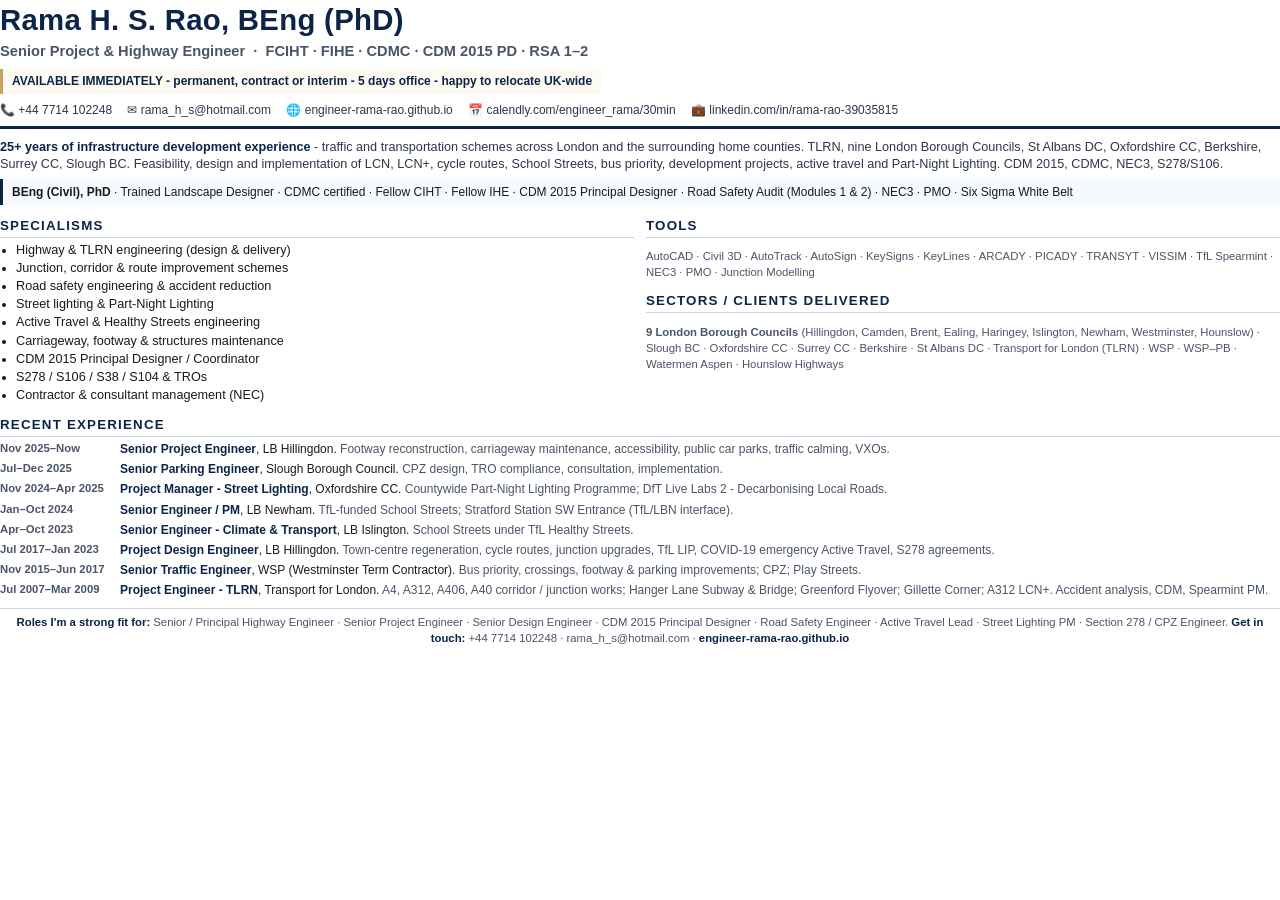
<file: cv/cv-onepager.html>
<!doctype html>
<html lang="en">
<head>
<meta charset="utf-8">
<title>Rama H. S. Rao - One-page summary CV</title>
<style>
 @page { size: A4; margin: 12mm 12mm 12mm 12mm; }
 * { box-sizing: border-box; }
 html, body { margin: 0; padding: 0; }
 body {
  font-family: "Helvetica Neue", Helvetica, Arial, sans-serif;
  color: #1a1a1a;
  font-size: 9.5pt;
  line-height: 1.35;
 }
 header {
  border-bottom: 3px solid #0B2447;
  padding-bottom: 8px;
  margin-bottom: 10px;
 }
 h1 {
  font-size: 22pt;
  color: #0B2447;
  margin: 0 0 2px;
  letter-spacing: 0.3px;
 }
 .title {
  font-size: 11pt;
  color: #4a5568;
  margin: 0 0 4px;
  font-weight: 600;
 }
 .avail {
  display: inline-block;
  font-size: 9pt;
  color: #0B2447;
  background: #fdfaf3;
  border-left: 3px solid #C8A45C;
  padding: 4px 9px;
  margin: 4px 0 4px;
  font-weight: 700;
 }
 .contact {
  font-size: 9pt;
  color: #2d3748;
  margin-top: 4px;
 }
 .contact span { margin-right: 12px; white-space: nowrap; }
 .contact strong { color: #0B2447; }
 h2 {
  font-size: 10pt;
  color: #0B2447;
  text-transform: uppercase;
  letter-spacing: 1.2px;
  border-bottom: 1px solid #cbd5e0;
  padding-bottom: 2px;
  margin: 8px 0 4px;
 }
 .two-col {
  display: grid;
  grid-template-columns: 1fr 1fr;
  gap: 12px;
 }
 .summary { font-size: 9.5pt; margin: 0 0 6px; color: #2d3748; }
 .summary strong { color: #0B2447; }
 ul { margin: 2px 0 4px 16px; padding: 0; }
 li { margin-bottom: 1px; }
 .credentials {
  background: #f7fafc;
  border-left: 3px solid #0B2447;
  padding: 5px 9px;
  font-size: 9pt;
  margin: 4px 0;
 }
 .role-row {
  display: grid;
  grid-template-columns: 110px 1fr;
  gap: 10px;
  margin-bottom: 4px;
  font-size: 9pt;
 }
 .role-row .when {
  color: #4a5568;
  font-weight: 600;
  font-size: 8.5pt;
 }
 .role-row .what strong { color: #0B2447; }
 .role-row .what em { color: #4a5568; font-style: normal; }
 .tags {
  font-size: 8.5pt;
  color: #4a5568;
  line-height: 1.4;
 }
 .footer-note {
  margin-top: 10px;
  font-size: 8.5pt;
  color: #4a5568;
  text-align: center;
  border-top: 1px solid #cbd5e0;
  padding-top: 6px;
 }
 .footer-note strong { color: #0B2447; }
</style>
</head>
<body>
<header>
 <h1>Rama H. S. Rao, BEng (PhD)</h1>
 <p class="title">Senior Project &amp; Highway Engineer &nbsp;&middot;&nbsp; FCIHT &middot; FIHE &middot; CDMC &middot; CDM 2015 PD &middot; RSA 1&ndash;2</p>
 <p class="avail">AVAILABLE IMMEDIATELY - permanent, contract or interim - 5 days office - happy to relocate UK-wide</p>
 <div class="contact">
  <span>📞 +44 7714 102248</span>
  <span>✉ rama_h_s@hotmail.com</span>
  <span>🌐 engineer-rama-rao.github.io</span>
  <span>📅 calendly.com/engineer_rama/30min</span>
  <span>💼 linkedin.com/in/rama-rao-39035815</span>
 </div>
</header>

<p class="summary"><strong>25+ years of infrastructure development experience</strong> - traffic and transportation schemes across London and the surrounding home counties. TLRN, nine London Borough Councils, St Albans DC, Oxfordshire CC, Berkshire, Surrey CC, Slough BC. Feasibility, design and implementation of LCN, LCN+, cycle routes, School Streets, bus priority, development projects, active travel and Part-Night Lighting. CDM 2015, CDMC, NEC3, S278/S106.</p>

<div class="credentials">
 <strong>BEng (Civil), PhD</strong> &middot; Trained Landscape Designer &middot; CDMC certified &middot; Fellow CIHT &middot; Fellow IHE &middot; CDM 2015 Principal Designer &middot; Road Safety Audit (Modules 1 &amp; 2) &middot; NEC3 &middot; PMO &middot; Six Sigma White Belt
</div>

<div class="two-col">
 <div>
  <h2>Specialisms</h2>
  <ul>
   <li>Highway &amp; TLRN engineering (design &amp; delivery)</li>
   <li>Junction, corridor &amp; route improvement schemes</li>
   <li>Road safety engineering &amp; accident reduction</li>
   <li>Street lighting &amp; Part-Night Lighting</li>
   <li>Active Travel &amp; Healthy Streets engineering</li>
   <li>Carriageway, footway &amp; structures maintenance</li>
   <li>CDM 2015 Principal Designer / Coordinator</li>
   <li>S278 / S106 / S38 / S104 &amp; TROs</li>
   <li>Contractor &amp; consultant management (NEC)</li>
  </ul>
 </div>
 <div>
  <h2>Tools</h2>
  <p class="tags">AutoCAD &middot; Civil 3D &middot; AutoTrack &middot; AutoSign &middot; KeySigns &middot; KeyLines &middot; ARCADY &middot; PICADY &middot; TRANSYT &middot; VISSIM &middot; TfL Spearmint &middot; NEC3 &middot; PMO &middot; Junction Modelling</p>
  <h2>Sectors / clients delivered</h2>
  <p class="tags"><strong>9 London Borough Councils</strong> (Hillingdon, Camden, Brent, Ealing, Haringey, Islington, Newham, Westminster, Hounslow) &middot; Slough BC &middot; Oxfordshire CC &middot; Surrey CC &middot; Berkshire &middot; St Albans DC &middot; Transport for London (TLRN) &middot; WSP &middot; WSP&ndash;PB &middot; Watermen Aspen &middot; Hounslow Highways</p>
 </div>
</div>

<h2>Recent experience</h2>

<div class="role-row"><div class="when">Nov 2025&ndash;Now</div><div class="what"><strong>Senior Project Engineer</strong>, LB Hillingdon. <em>Footway reconstruction, carriageway maintenance, accessibility, public car parks, traffic calming, VXOs.</em></div></div>

<div class="role-row"><div class="when">Jul&ndash;Dec 2025</div><div class="what"><strong>Senior Parking Engineer</strong>, Slough Borough Council. <em>CPZ design, TRO compliance, consultation, implementation.</em></div></div>

<div class="role-row"><div class="when">Nov 2024&ndash;Apr 2025</div><div class="what"><strong>Project Manager - Street Lighting</strong>, Oxfordshire CC. <em>Countywide Part-Night Lighting Programme; DfT Live Labs 2 - Decarbonising Local Roads.</em></div></div>

<div class="role-row"><div class="when">Jan&ndash;Oct 2024</div><div class="what"><strong>Senior Engineer / PM</strong>, LB Newham. <em>TfL-funded School Streets; Stratford Station SW Entrance (TfL/LBN interface).</em></div></div>

<div class="role-row"><div class="when">Apr&ndash;Oct 2023</div><div class="what"><strong>Senior Engineer - Climate &amp; Transport</strong>, LB Islington. <em>School Streets under TfL Healthy Streets.</em></div></div>

<div class="role-row"><div class="when">Jul 2017&ndash;Jan 2023</div><div class="what"><strong>Project Design Engineer</strong>, LB Hillingdon. <em>Town-centre regeneration, cycle routes, junction upgrades, TfL LIP, COVID-19 emergency Active Travel, S278 agreements.</em></div></div>

<div class="role-row"><div class="when">Nov 2015&ndash;Jun 2017</div><div class="what"><strong>Senior Traffic Engineer</strong>, WSP (Westminster Term Contractor). <em>Bus priority, crossings, footway &amp; parking improvements; CPZ; Play Streets.</em></div></div>

<div class="role-row"><div class="when">Jul 2007&ndash;Mar 2009</div><div class="what"><strong>Project Engineer - TLRN</strong>, Transport for London. <em>A4, A312, A406, A40 corridor / junction works; Hanger Lane Subway &amp; Bridge; Greenford Flyover; Gillette Corner; A312 LCN+. Accident analysis, CDM, Spearmint PM.</em></div></div>

<p class="footer-note"><strong>Roles I'm a strong fit for:</strong> Senior / Principal Highway Engineer &middot; Senior Project Engineer &middot; Senior Design Engineer &middot; CDM 2015 Principal Designer &middot; Road Safety Engineer &middot; Active Travel Lead &middot; Street Lighting PM &middot; Section 278 / CPZ Engineer. <strong>Get in touch:</strong> +44 7714 102248 &middot; rama_h_s@hotmail.com &middot; <strong>engineer-rama-rao.github.io</strong></p>
</body>
</html>
</file>
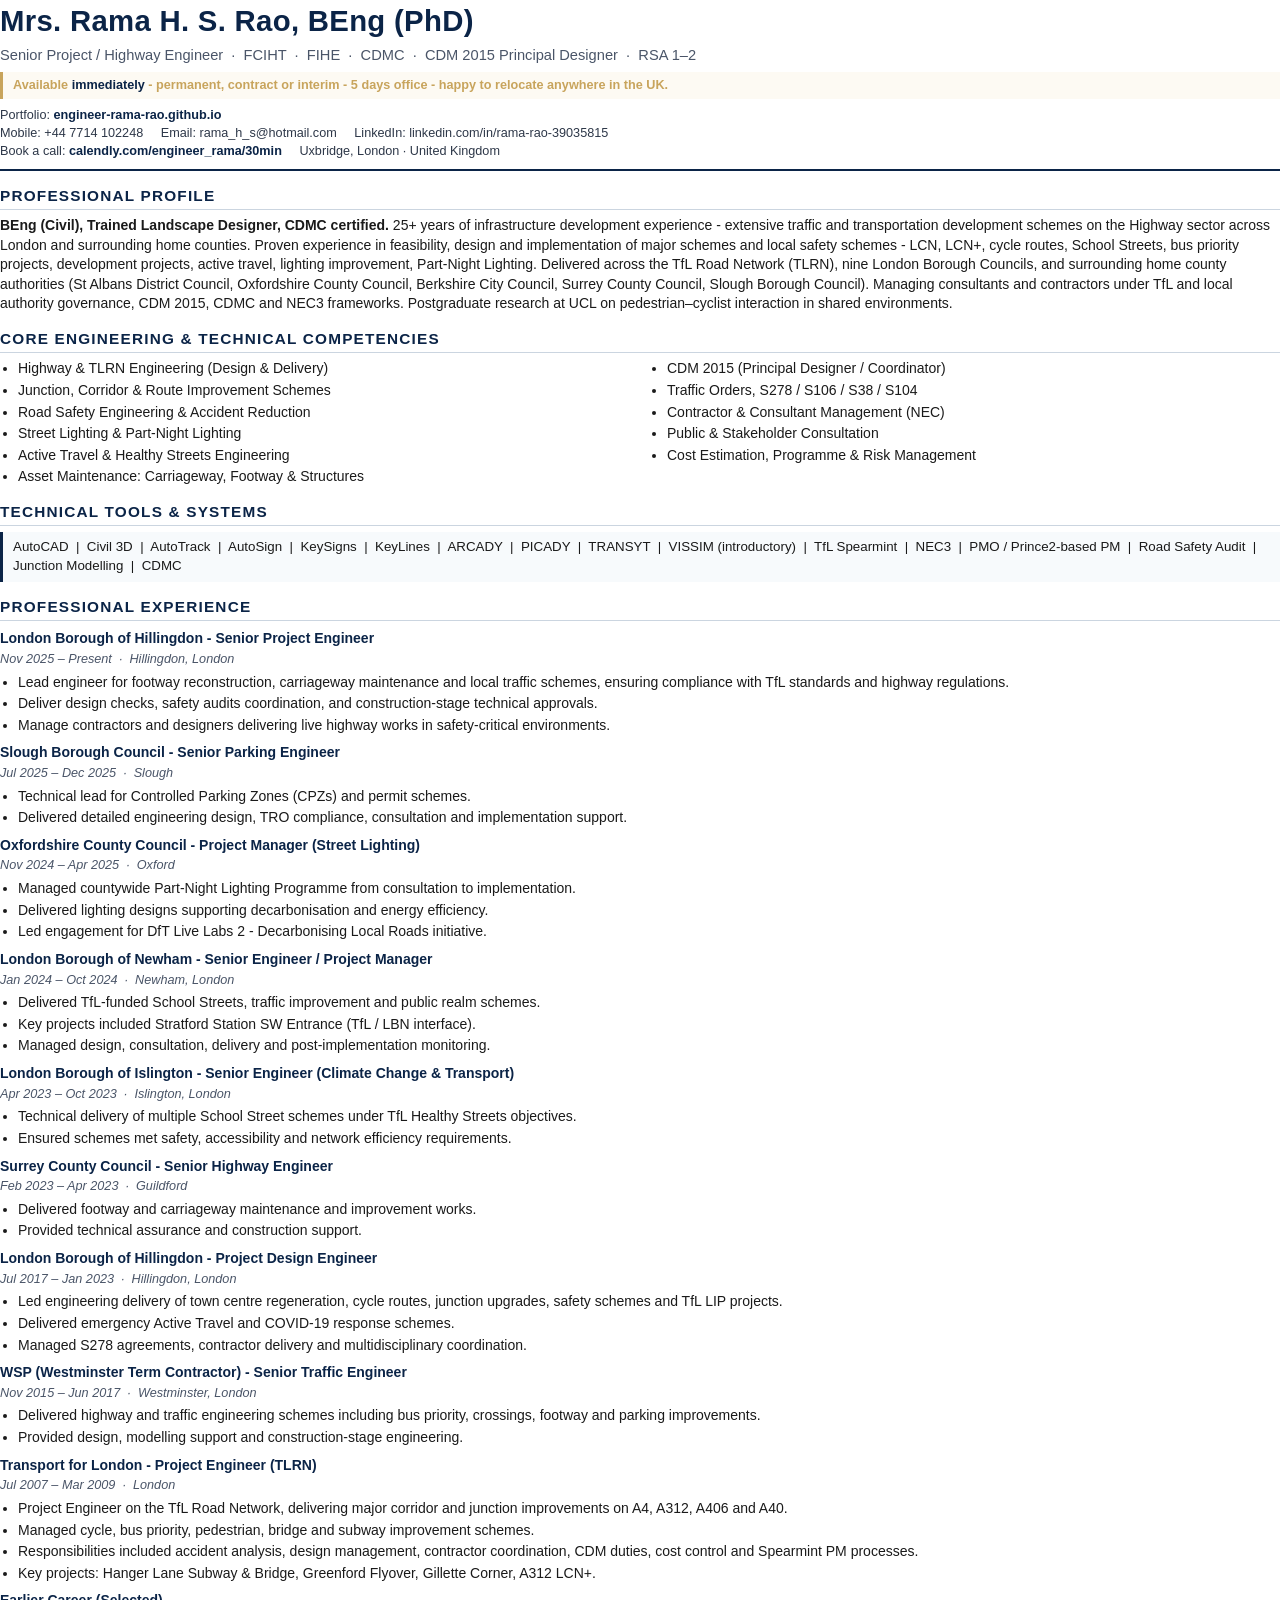
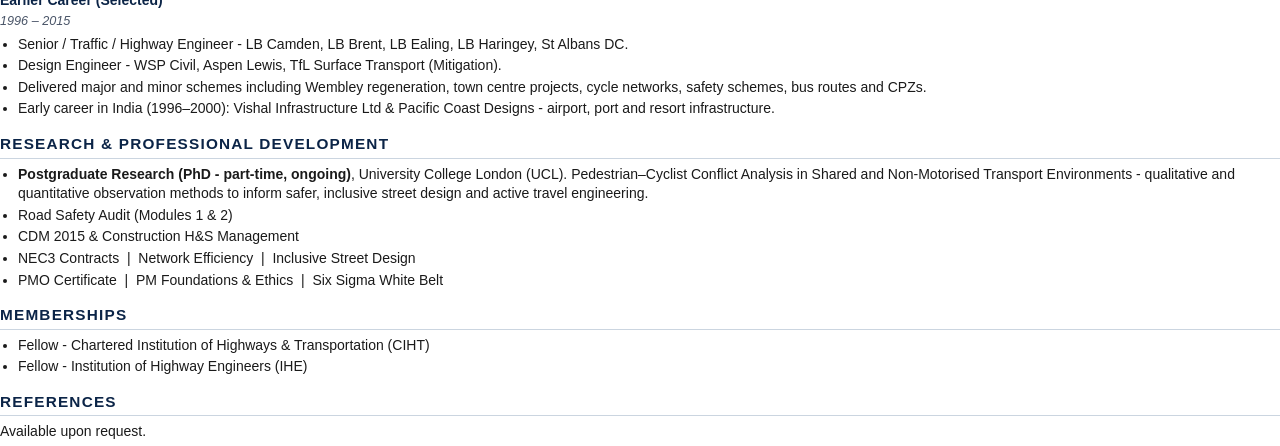
<file: cv/cv.html>
<!doctype html>
<html lang="en">
<head>
<meta charset="utf-8">
<title>Rama H. S. Rao - CV</title>
<style>
 @page { size: A4; margin: 14mm 14mm 14mm 14mm; }
 * { box-sizing: border-box; }
 html, body { margin: 0; padding: 0; }
 body {
  font-family: "Helvetica Neue", Helvetica, Arial, sans-serif;
  color: #1a1a1a;
  font-size: 10.5pt;
  line-height: 1.4;
 }
 header {
  border-bottom: 2px solid #0B2447;
  padding-bottom: 8px;
  margin-bottom: 12px;
 }
 h1 {
  font-size: 22pt;
  color: #0B2447;
  margin: 0 0 4px;
  letter-spacing: 0.3px;
 }
 .title {
  font-size: 11pt;
  color: #4a5568;
  margin: 0 0 6px;
  font-weight: 500;
 }
 .avail {
  font-size: 9.5pt;
  color: #C8A45C;
  background: #fdfaf3;
  border-left: 3px solid #C8A45C;
  padding: 5px 10px;
  margin: 6px 0 8px;
  font-weight: 600;
 }
 .avail strong { color: #0B2447; }
 .contact {
  font-size: 9.5pt;
  color: #2d3748;
 }
 .contact span { margin-right: 14px; white-space: nowrap; }
 .contact strong { color: #0B2447; }
 h2 {
  font-size: 11.5pt;
  color: #0B2447;
  text-transform: uppercase;
  letter-spacing: 1.2px;
  border-bottom: 1px solid #cbd5e0;
  padding-bottom: 3px;
  margin: 14px 0 6px;
 }
 h3 { font-size: 10.5pt; margin: 8px 0 2px; color: #0B2447; }
 .role-meta {
  font-size: 9.5pt;
  color: #4a5568;
  margin: 0 0 4px;
  font-style: italic;
 }
 ul { margin: 4px 0 6px 18px; padding: 0; }
 li { margin-bottom: 2px; }
 p { margin: 4px 0; }
 .skills-grid {
  column-count: 2;
  column-gap: 18px;
  margin: 6px 0;
 }
 .skills-grid ul { margin: 0 0 0 18px; }
 .two-col {
  display: flex;
  gap: 18px;
 }
 .two-col > div { flex: 1; }
 .tools {
  background: #f7fafc;
  border-left: 3px solid #0B2447;
  padding: 6px 10px;
  font-size: 10pt;
  margin: 4px 0 8px;
 }
</style>
</head>
<body>
<header>
 <h1>Mrs. Rama H. S. Rao, BEng (PhD)</h1>
 <p class="title">Senior Project / Highway Engineer &nbsp;&middot;&nbsp; FCIHT &nbsp;&middot;&nbsp; FIHE &nbsp;&middot;&nbsp; CDMC &nbsp;&middot;&nbsp; CDM 2015 Principal Designer &nbsp;&middot;&nbsp; RSA 1&ndash;2</p>
 <p class="avail">Available <strong>immediately</strong> - permanent, contract or interim - 5 days office - happy to relocate anywhere in the UK.</p>
 <div class="contact">
  <span>Portfolio: <strong>engineer-rama-rao.github.io</strong></span><br>
  <span>Mobile: +44 7714 102248</span>
  <span>Email: rama_h_s@hotmail.com</span>
  <span>LinkedIn: linkedin.com/in/rama-rao-39035815</span><br>
  <span>Book a call: <strong>calendly.com/engineer_rama/30min</strong></span>
  <span>Uxbridge, London &middot; United Kingdom</span>
 </div>
</header>

<h2>Professional Profile</h2>
<p><strong>BEng (Civil), Trained Landscape Designer, CDMC certified.</strong> 25+ years of infrastructure development experience - extensive traffic and transportation development schemes on the Highway sector across London and surrounding home counties. Proven experience in feasibility, design and implementation of major schemes and local safety schemes - LCN, LCN+, cycle routes, School Streets, bus priority projects, development projects, active travel, lighting improvement, Part-Night Lighting. Delivered across the TfL Road Network (TLRN), nine London Borough Councils, and surrounding home county authorities (St Albans District Council, Oxfordshire County Council, Berkshire City Council, Surrey County Council, Slough Borough Council). Managing consultants and contractors under TfL and local authority governance, CDM 2015, CDMC and NEC3 frameworks. Postgraduate research at UCL on pedestrian&ndash;cyclist interaction in shared environments.</p>

<h2>Core Engineering &amp; Technical Competencies</h2>
<div class="skills-grid">
 <ul>
  <li>Highway &amp; TLRN Engineering (Design &amp; Delivery)</li>
  <li>Junction, Corridor &amp; Route Improvement Schemes</li>
  <li>Road Safety Engineering &amp; Accident Reduction</li>
  <li>Street Lighting &amp; Part-Night Lighting</li>
  <li>Active Travel &amp; Healthy Streets Engineering</li>
  <li>Asset Maintenance: Carriageway, Footway &amp; Structures</li>
  <li>CDM 2015 (Principal Designer / Coordinator)</li>
  <li>Traffic Orders, S278 / S106 / S38 / S104</li>
  <li>Contractor &amp; Consultant Management (NEC)</li>
  <li>Public &amp; Stakeholder Consultation</li>
  <li>Cost Estimation, Programme &amp; Risk Management</li>
 </ul>
</div>

<h2>Technical Tools &amp; Systems</h2>
<div class="tools">AutoCAD &nbsp;|&nbsp; Civil 3D &nbsp;|&nbsp; AutoTrack &nbsp;|&nbsp; AutoSign &nbsp;|&nbsp; KeySigns &nbsp;|&nbsp; KeyLines &nbsp;|&nbsp; ARCADY &nbsp;|&nbsp; PICADY &nbsp;|&nbsp; TRANSYT &nbsp;|&nbsp; VISSIM (introductory) &nbsp;|&nbsp; TfL Spearmint &nbsp;|&nbsp; NEC3 &nbsp;|&nbsp; PMO / Prince2-based PM &nbsp;|&nbsp; Road Safety Audit &nbsp;|&nbsp; Junction Modelling &nbsp;|&nbsp; CDMC</div>

<h2>Professional Experience</h2>

<h3>London Borough of Hillingdon - Senior Project Engineer</h3>
<p class="role-meta">Nov 2025 &ndash; Present &nbsp;&middot;&nbsp; Hillingdon, London</p>
<ul>
 <li>Lead engineer for footway reconstruction, carriageway maintenance and local traffic schemes, ensuring compliance with TfL standards and highway regulations.</li>
 <li>Deliver design checks, safety audits coordination, and construction-stage technical approvals.</li>
 <li>Manage contractors and designers delivering live highway works in safety-critical environments.</li>
</ul>

<h3>Slough Borough Council - Senior Parking Engineer</h3>
<p class="role-meta">Jul 2025 &ndash; Dec 2025 &nbsp;&middot;&nbsp; Slough</p>
<ul>
 <li>Technical lead for Controlled Parking Zones (CPZs) and permit schemes.</li>
 <li>Delivered detailed engineering design, TRO compliance, consultation and implementation support.</li>
</ul>

<h3>Oxfordshire County Council - Project Manager (Street Lighting)</h3>
<p class="role-meta">Nov 2024 &ndash; Apr 2025 &nbsp;&middot;&nbsp; Oxford</p>
<ul>
 <li>Managed countywide Part-Night Lighting Programme from consultation to implementation.</li>
 <li>Delivered lighting designs supporting decarbonisation and energy efficiency.</li>
 <li>Led engagement for DfT Live Labs 2 - Decarbonising Local Roads initiative.</li>
</ul>

<h3>London Borough of Newham - Senior Engineer / Project Manager</h3>
<p class="role-meta">Jan 2024 &ndash; Oct 2024 &nbsp;&middot;&nbsp; Newham, London</p>
<ul>
 <li>Delivered TfL-funded School Streets, traffic improvement and public realm schemes.</li>
 <li>Key projects included Stratford Station SW Entrance (TfL / LBN interface).</li>
 <li>Managed design, consultation, delivery and post-implementation monitoring.</li>
</ul>

<h3>London Borough of Islington - Senior Engineer (Climate Change &amp; Transport)</h3>
<p class="role-meta">Apr 2023 &ndash; Oct 2023 &nbsp;&middot;&nbsp; Islington, London</p>
<ul>
 <li>Technical delivery of multiple School Street schemes under TfL Healthy Streets objectives.</li>
 <li>Ensured schemes met safety, accessibility and network efficiency requirements.</li>
</ul>

<h3>Surrey County Council - Senior Highway Engineer</h3>
<p class="role-meta">Feb 2023 &ndash; Apr 2023 &nbsp;&middot;&nbsp; Guildford</p>
<ul>
 <li>Delivered footway and carriageway maintenance and improvement works.</li>
 <li>Provided technical assurance and construction support.</li>
</ul>

<h3>London Borough of Hillingdon - Project Design Engineer</h3>
<p class="role-meta">Jul 2017 &ndash; Jan 2023 &nbsp;&middot;&nbsp; Hillingdon, London</p>
<ul>
 <li>Led engineering delivery of town centre regeneration, cycle routes, junction upgrades, safety schemes and TfL LIP projects.</li>
 <li>Delivered emergency Active Travel and COVID-19 response schemes.</li>
 <li>Managed S278 agreements, contractor delivery and multidisciplinary coordination.</li>
</ul>

<h3>WSP (Westminster Term Contractor) - Senior Traffic Engineer</h3>
<p class="role-meta">Nov 2015 &ndash; Jun 2017 &nbsp;&middot;&nbsp; Westminster, London</p>
<ul>
 <li>Delivered highway and traffic engineering schemes including bus priority, crossings, footway and parking improvements.</li>
 <li>Provided design, modelling support and construction-stage engineering.</li>
</ul>

<h3>Transport for London - Project Engineer (TLRN)</h3>
<p class="role-meta">Jul 2007 &ndash; Mar 2009 &nbsp;&middot;&nbsp; London</p>
<ul>
 <li>Project Engineer on the TfL Road Network, delivering major corridor and junction improvements on A4, A312, A406 and A40.</li>
 <li>Managed cycle, bus priority, pedestrian, bridge and subway improvement schemes.</li>
 <li>Responsibilities included accident analysis, design management, contractor coordination, CDM duties, cost control and Spearmint PM processes.</li>
 <li>Key projects: Hanger Lane Subway &amp; Bridge, Greenford Flyover, Gillette Corner, A312 LCN+.</li>
</ul>

<h3>Earlier Career (Selected)</h3>
<p class="role-meta">1996 &ndash; 2015</p>
<ul>
 <li>Senior / Traffic / Highway Engineer - LB Camden, LB Brent, LB Ealing, LB Haringey, St Albans DC.</li>
 <li>Design Engineer - WSP Civil, Aspen Lewis, TfL Surface Transport (Mitigation).</li>
 <li>Delivered major and minor schemes including Wembley regeneration, town centre projects, cycle networks, safety schemes, bus routes and CPZs.</li>
 <li>Early career in India (1996&ndash;2000): Vishal Infrastructure Ltd &amp; Pacific Coast Designs - airport, port and resort infrastructure.</li>
</ul>

<h2>Research &amp; Professional Development</h2>
<ul>
 <li><strong>Postgraduate Research (PhD - part-time, ongoing)</strong>, University College London (UCL). Pedestrian&ndash;Cyclist Conflict Analysis in Shared and Non-Motorised Transport Environments - qualitative and quantitative observation methods to inform safer, inclusive street design and active travel engineering.</li>
 <li>Road Safety Audit (Modules 1 &amp; 2)</li>
 <li>CDM 2015 &amp; Construction H&amp;S Management</li>
 <li>NEC3 Contracts &nbsp;|&nbsp; Network Efficiency &nbsp;|&nbsp; Inclusive Street Design</li>
 <li>PMO Certificate &nbsp;|&nbsp; PM Foundations &amp; Ethics &nbsp;|&nbsp; Six Sigma White Belt</li>
</ul>

<h2>Memberships</h2>
<ul>
 <li>Fellow - Chartered Institution of Highways &amp; Transportation (CIHT)</li>
 <li>Fellow - Institution of Highway Engineers (IHE)</li>
</ul>

<h2>References</h2>
<p>Available upon request.</p>

</body>
</html>
</file>
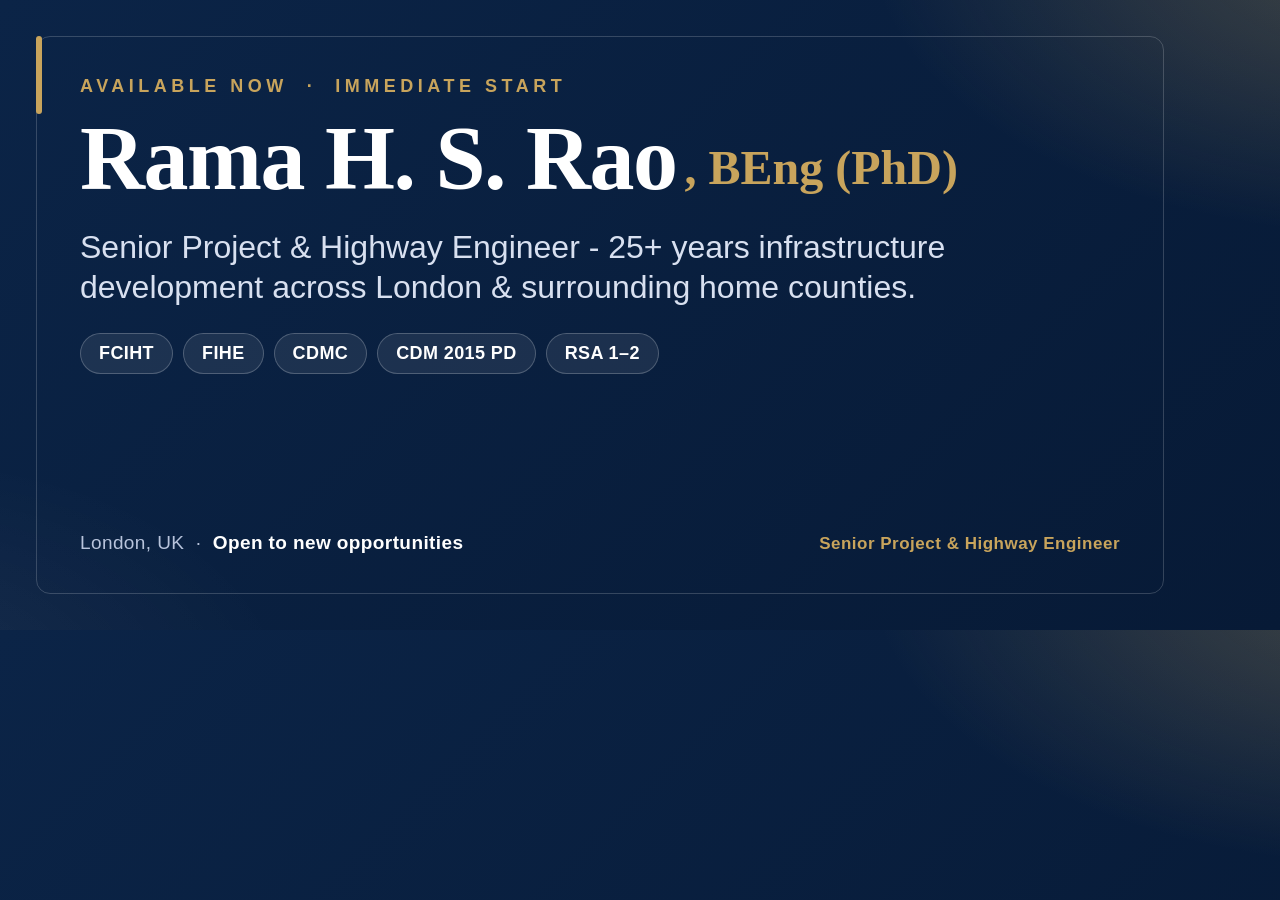
<file: assets/icons/og-template.html>
<!doctype html>
<html lang="en">
<head>
<meta charset="utf-8">
<style>
 @font-face { font-family: 'fallback-serif'; src: local('Georgia'); }
 html, body { margin: 0; padding: 0; }
 body {
  width: 1200px;
  height: 630px;
  background: #0B2447;
  background-image:
   radial-gradient(900px 500px at 110% -10%, rgba(200,164,92,0.32), transparent 60%),
   radial-gradient(700px 400px at -10% 110%, rgba(255,255,255,0.06), transparent 60%),
   linear-gradient(135deg, #0B2447 0%, #071a36 100%);
  color: #fff;
  font-family: 'Inter', -apple-system, BlinkMacSystemFont, 'Segoe UI', Roboto, Helvetica, Arial, sans-serif;
  position: relative;
  overflow: hidden;
 }
 .frame {
  position: absolute;
  inset: 36px;
  border: 1px solid rgba(255,255,255,0.18);
  border-radius: 14px;
 }
 .accent {
  position: absolute;
  top: 36px;
  left: 36px;
  width: 6px;
  height: 78px;
  background: #C8A45C;
  border-radius: 3px;
 }
 .content {
  position: absolute;
  inset: 76px 80px;
  display: flex;
  flex-direction: column;
  justify-content: space-between;
 }
 .eyebrow {
  font-size: 18px;
  font-weight: 600;
  letter-spacing: 4.5px;
  text-transform: uppercase;
  color: #C8A45C;
  margin-bottom: 16px;
 }
 h1 {
  font-family: Georgia, 'Source Serif 4', serif;
  font-size: 90px;
  line-height: 1.02;
  letter-spacing: -1.5px;
  color: #fff;
  margin: 0 0 22px;
  font-weight: 700;
 }
 h1 .cred {
  color: #C8A45C;
  font-weight: 600;
  font-size: 48px;
  letter-spacing: 0;
  white-space: nowrap;
  display: inline-block;
  vertical-align: middle;
  margin-left: 8px;
 }
 .role {
  font-size: 32px;
  color: #d8e0f0;
  margin: 0 0 26px;
  font-weight: 500;
  line-height: 1.25;
 }
 .badges {
  display: flex;
  flex-wrap: wrap;
  gap: 10px;
  margin: 0;
  padding: 0;
  list-style: none;
 }
 .badges li {
  background: rgba(255,255,255,0.08);
  border: 1px solid rgba(255,255,255,0.22);
  border-radius: 999px;
  padding: 9px 18px;
  font-size: 18px;
  font-weight: 600;
  color: #fff;
  letter-spacing: 0.4px;
 }
 .footer-bar {
  display: flex;
  justify-content: space-between;
  align-items: flex-end;
  margin-top: 28px;
 }
 .footer-left {
  font-size: 19px;
  color: #b8c4dc;
  letter-spacing: 0.4px;
 }
 .footer-left strong { color: #fff; font-weight: 600; }
 .url {
  font-size: 17px;
  color: #C8A45C;
  font-weight: 600;
  letter-spacing: 0.5px;
 }
</style>
</head>
<body>
 <div class="frame"></div>
 <div class="accent"></div>
 <div class="content">
  <div>
   <div class="eyebrow">Available now &nbsp;&middot;&nbsp; immediate start</div>
   <h1>Rama H. S. Rao<span class="cred">, BEng (PhD)</span></h1>
   <p class="role">Senior Project &amp; Highway Engineer - 25+ years infrastructure development across London &amp; surrounding home counties.</p>
   <ul class="badges">
    <li>FCIHT</li>
    <li>FIHE</li>
    <li>CDMC</li>
    <li>CDM 2015 PD</li>
    <li>RSA 1&ndash;2</li>
   </ul>
  </div>
  <div class="footer-bar">
   <div class="footer-left">London, UK &nbsp;&middot;&nbsp; <strong>Open to new opportunities</strong></div>
   <div class="url">Senior Project &amp; Highway Engineer</div>
  </div>
 </div>
</body>
</html>
</file>
<file: styles.css>
:root {
  --navy: #0B2447;
  --navy-deep: #071a36;
  --navy-soft: #1a3a6b;
  --gold: #C8A45C;
  --gold-soft: #e8d9b6;
  --ink: #1a202c;
  --ink-soft: #4a5568;
  --line: #e2e8f0;
  --bg: #ffffff;
  --bg-alt: #f7f9fc;
  --bg-dark: #0B2447;
  --shadow-sm: 0 1px 2px rgba(11,36,71,0.06), 0 1px 3px rgba(11,36,71,0.04);
  --shadow-md: 0 4px 12px rgba(11,36,71,0.08), 0 2px 4px rgba(11,36,71,0.04);
  --shadow-lg: 0 20px 50px rgba(11,36,71,0.18);
  --radius: 8px;
  --radius-lg: 14px;
  --maxw: 1180px;
  --space: clamp(1rem, 2vw, 1.5rem);
}

* { box-sizing: border-box; }
html { scroll-behavior: smooth; -webkit-text-size-adjust: 100%; }
body {
  margin: 0;
  font-family: 'Inter', -apple-system, BlinkMacSystemFont, 'Segoe UI', Roboto, Helvetica, Arial, sans-serif;
  font-size: 16px;
  line-height: 1.6;
  color: var(--ink);
  background: var(--bg);
  -webkit-font-smoothing: antialiased;
  text-rendering: optimizeLegibility;
}

img { max-width: 100%; display: block; }
a { color: var(--navy); text-decoration: none; transition: color .15s ease; }
a:hover { color: var(--gold); }

.container {
  max-width: var(--maxw);
  margin: 0 auto;
  padding: 0 var(--space);
}

.skip-link {
  position: absolute;
  left: -9999px;
  top: 8px;
  background: var(--navy);
  color: #fff;
  padding: 8px 14px;
  border-radius: 4px;
  z-index: 100;
}
.skip-link:focus { left: 8px; }

/* ---------- Top bar ---------- */
.topbar {
  position: sticky;
  top: 0;
  z-index: 50;
  background: rgba(255,255,255,0.92);
  backdrop-filter: saturate(180%) blur(10px);
  -webkit-backdrop-filter: saturate(180%) blur(10px);
  border-bottom: 1px solid var(--line);
}
.topbar-inner {
  display: flex;
  align-items: center;
  justify-content: space-between;
  gap: 1rem;
  padding: 14px var(--space);
}
.brand {
  display: flex;
  align-items: center;
  gap: 10px;
  font-weight: 700;
  color: var(--navy);
}
.brand-mark {
  display: inline-grid;
  place-items: center;
  width: 38px;
  height: 38px;
  border-radius: 50%;
  background: var(--navy);
  color: #fff;
  font-family: 'Source Serif 4', Georgia, serif;
  font-size: 14px;
  letter-spacing: 0.5px;
}
.brand-name { font-size: 15px; }
.brand-suffix { color: var(--ink-soft); font-weight: 500; }
.navlist {
  display: flex;
  gap: 22px;
  list-style: none;
  margin: 0;
  padding: 0;
  font-size: 14.5px;
  font-weight: 500;
}
.navlist a { color: var(--ink-soft); }
.navlist a:hover { color: var(--navy); }
.topbar-cta { padding: 8px 14px; font-size: 14px; }

@media (max-width: 820px) {
  .navlist { display: none; }
}
@media (max-width: 520px) {
  .topbar-cta { display: none; }
  .brand-suffix { display: none; }
}

/* ---------- Buttons ---------- */
.btn {
  display: inline-flex;
  align-items: center;
  gap: 8px;
  padding: 12px 20px;
  border-radius: var(--radius);
  font-weight: 600;
  font-size: 15px;
  border: 1px solid transparent;
  cursor: pointer;
  transition: transform .12s ease, box-shadow .15s ease, background .15s ease, color .15s ease, border-color .15s ease;
  white-space: nowrap;
}
.btn:hover { transform: translateY(-1px); }
.btn svg { flex-shrink: 0; }

.btn-primary {
  background: var(--navy);
  color: #fff;
  box-shadow: var(--shadow-md);
}
.btn-primary:hover { background: var(--navy-deep); color: #fff; box-shadow: var(--shadow-lg); }

.btn-secondary {
  background: var(--gold);
  color: var(--navy);
  border-color: var(--gold);
}
.btn-secondary:hover { background: #b8924a; color: var(--navy); }

.btn-ghost {
  background: #fff;
  color: var(--navy);
  border-color: var(--line);
}
.btn-ghost:hover { color: var(--navy); border-color: var(--navy); background: var(--bg-alt); }

/* ---------- Hero ---------- */
.hero {
  position: relative;
  padding: clamp(48px, 8vw, 96px) 0 clamp(56px, 9vw, 110px);
  background:
    radial-gradient(1100px 500px at 85% -20%, rgba(200,164,92,0.10), transparent 60%),
    radial-gradient(1100px 600px at 0% 110%, rgba(11,36,71,0.05), transparent 60%),
    linear-gradient(180deg, #fbfcfe, #fff);
  border-bottom: 1px solid var(--line);
}
.hero-grid {
  display: grid;
  grid-template-columns: minmax(0,1.4fr) minmax(0,1fr);
  gap: clamp(28px, 5vw, 56px);
  align-items: start;
}
@media (max-width: 860px) {
  .hero-grid { grid-template-columns: 1fr; }
}

.eyebrow {
  display: inline-flex;
  align-items: center;
  gap: 8px;
  font-size: 13px;
  font-weight: 600;
  letter-spacing: 0.6px;
  text-transform: uppercase;
  color: #1c6b3a;
  background: #e7f6ec;
  padding: 6px 12px;
  border-radius: 999px;
  margin: 0 0 18px;
}
.status-dot {
  width: 8px;
  height: 8px;
  border-radius: 50%;
  background: #16a34a;
  box-shadow: 0 0 0 4px rgba(22,163,74,0.18);
  animation: pulse 2s ease-in-out infinite;
}
@keyframes pulse {
  0%, 100% { box-shadow: 0 0 0 4px rgba(22,163,74,0.18); }
  50% { box-shadow: 0 0 0 8px rgba(22,163,74,0.06); }
}

h1 {
  font-family: 'Source Serif 4', Georgia, serif;
  font-size: clamp(34px, 5.4vw, 56px);
  line-height: 1.05;
  letter-spacing: -0.5px;
  color: var(--navy);
  margin: 0 0 10px;
  font-weight: 700;
}
h1 .cred {
  color: var(--gold);
  font-weight: 600;
  font-size: 0.55em;
  letter-spacing: 0;
  white-space: nowrap;
  display: inline-block;
  vertical-align: middle;
  margin-left: 6px;
}

.tagline {
  font-size: clamp(16px, 1.6vw, 19px);
  color: var(--ink-soft);
  max-width: 56ch;
  margin: 0 0 22px;
}
.tagline strong { color: var(--ink); }

.hero-badges {
  display: flex;
  flex-wrap: wrap;
  gap: 8px;
  list-style: none;
  padding: 0;
  margin: 0 0 26px;
}
.hero-badges li {
  background: #fff;
  border: 1px solid var(--line);
  color: var(--navy);
  font-size: 13px;
  font-weight: 600;
  padding: 6px 12px;
  border-radius: 999px;
  box-shadow: var(--shadow-sm);
}

.cta-row {
  display: flex;
  flex-wrap: wrap;
  gap: 10px;
  margin-bottom: 24px;
}

.hero-stats {
  display: grid;
  grid-template-columns: repeat(auto-fit, minmax(140px, 1fr));
  gap: 14px;
  margin: 0 0 22px;
  padding: 0;
}
.hero-stats > div {
  background: #fff;
  border: 1px solid var(--line);
  border-radius: var(--radius);
  padding: 14px 16px;
  box-shadow: var(--shadow-sm);
}
.hero-stats dt {
  font-size: 11.5px;
  font-weight: 600;
  letter-spacing: 0.8px;
  text-transform: uppercase;
  color: var(--ink-soft);
  margin: 0 0 4px;
}
.hero-stats dd {
  margin: 0;
  font-family: 'Source Serif 4', Georgia, serif;
  font-size: 32px;
  font-weight: 700;
  color: var(--navy);
  line-height: 1;
}
.hero-stats dd span {
  color: var(--gold);
}
.hero-stats dd small {
  display: block;
  font-family: 'Inter', sans-serif;
  font-size: 11.5px;
  font-weight: 500;
  color: var(--ink-soft);
  letter-spacing: 0.3px;
  margin-top: 6px;
}

.hero-cv-mini {
  display: inline-flex;
  align-items: center;
  gap: 6px;
  margin: 0 0 18px;
  font-size: 13.5px;
  color: var(--ink-soft);
}
.hero-cv-mini a {
  color: var(--navy);
  font-weight: 600;
  text-decoration: underline;
  text-decoration-color: var(--gold);
  text-underline-offset: 3px;
}
.hero-cv-mini a:hover { color: var(--gold); }
.hero-cv-mini svg { color: var(--gold); flex-shrink: 0; }

.hero-availability {
  list-style: none;
  padding: 0;
  margin: 0;
  display: grid;
  grid-template-columns: repeat(auto-fit, minmax(200px, 1fr));
  gap: 8px 18px;
  font-size: 14.5px;
  color: var(--ink-soft);
}
.hero-availability li {
  display: flex;
  align-items: center;
  gap: 8px;
}
.hero-availability svg { color: #16a34a; flex-shrink: 0; }

/* ---------- Hero card / portrait ---------- */
.hero-card {
  background: #fff;
  border: 1px solid var(--line);
  border-radius: var(--radius-lg);
  padding: 20px;
  box-shadow: var(--shadow-md);
}
.hero-photo {
  margin: 0 0 18px;
  position: relative;
  border-radius: var(--radius-lg);
  overflow: hidden;
  aspect-ratio: 4 / 5;
  background: linear-gradient(135deg, var(--navy) 0%, var(--navy-soft) 100%);
}
.hero-photo img {
  width: 100%;
  height: 100%;
  object-fit: cover;
  object-position: center 22%;
}
.hero-photo::after {
  content: "";
  position: absolute;
  inset: 0;
  background: linear-gradient(180deg, transparent 65%, rgba(11,36,71,0.18));
  pointer-events: none;
}
.hero-card-row {
  display: flex;
  flex-direction: column;
  gap: 2px;
  padding: 12px 0;
  border-top: 1px solid var(--line);
  font-size: 14.5px;
}
.hero-card-row:first-of-type { border-top: 0; padding-top: 4px; }
.hero-card-row span {
  font-size: 11.5px;
  text-transform: uppercase;
  letter-spacing: 0.8px;
  color: var(--ink-soft);
  font-weight: 600;
}
.hero-card-row strong {
  color: var(--ink);
  font-weight: 500;
}

.client-pills {
  list-style: none;
  margin: 4px 0 0;
  padding: 0;
  display: flex;
  flex-wrap: wrap;
  gap: 6px;
}
.client-pills li {
  background: var(--bg-alt);
  border: 1px solid var(--line);
  color: var(--navy);
  font-size: 12px;
  font-weight: 600;
  padding: 4px 10px;
  border-radius: 999px;
  line-height: 1.3;
  white-space: nowrap;
}

/* ---------- Sections ---------- */
.section {
  padding: clamp(48px, 7vw, 86px) 0;
}
.section-alt { background: var(--bg-alt); }

.section-title {
  font-family: 'Source Serif 4', Georgia, serif;
  font-size: clamp(26px, 3.4vw, 36px);
  color: var(--navy);
  margin: 0 0 28px;
  display: flex;
  align-items: baseline;
  gap: 14px;
  font-weight: 700;
}
.section-title span {
  font-family: 'Inter', sans-serif;
  font-size: 13px;
  font-weight: 600;
  letter-spacing: 1.2px;
  color: var(--gold);
  text-transform: uppercase;
}
.section-title.light, .section-title.light span { color: #fff; }
.section-title.light span { color: var(--gold-soft); }

.section-intro {
  color: var(--ink-soft);
  max-width: 70ch;
  margin: -12px 0 28px;
  font-size: 16px;
}

.subsection-title {
  font-size: 14px;
  font-weight: 700;
  text-transform: uppercase;
  letter-spacing: 1.4px;
  color: var(--navy);
  margin: 32px 0 14px;
}

.prose { max-width: 72ch; }
.prose .lead {
  font-size: 19px;
  line-height: 1.55;
  color: var(--ink);
  margin: 0 0 16px;
}
.prose p { margin: 0 0 14px; color: var(--ink-soft); }

/* ---------- Pills ---------- */
.grid-pills {
  list-style: none;
  padding: 0;
  margin: 0;
  display: grid;
  grid-template-columns: repeat(auto-fit, minmax(220px, 1fr));
  gap: 10px;
}
.grid-pills li {
  background: #fff;
  border: 1px solid var(--line);
  border-radius: var(--radius);
  padding: 12px 14px;
  font-size: 14.5px;
  color: var(--ink);
  font-weight: 500;
  position: relative;
  padding-left: 32px;
}
.grid-pills li::before {
  content: "";
  position: absolute;
  left: 14px;
  top: 50%;
  width: 6px;
  height: 6px;
  border-radius: 50%;
  background: var(--gold);
  transform: translateY(-50%);
}
.grid-pills.tools li { background: var(--bg-alt); }
.grid-pills li small { color: var(--ink-soft); font-weight: 400; }

/* ---------- Timeline ---------- */
.timeline {
  list-style: none;
  padding: 0;
  margin: 0;
  position: relative;
}
.timeline::before {
  content: "";
  position: absolute;
  left: 180px;
  top: 8px;
  bottom: 8px;
  width: 2px;
  background: linear-gradient(180deg, var(--gold) 0%, var(--line) 100%);
}
.tl-item {
  display: grid;
  grid-template-columns: 170px 1fr;
  gap: 40px;
  padding: 14px 0 22px;
  position: relative;
}
.tl-item::before {
  content: "";
  position: absolute;
  left: 174px;
  top: 22px;
  width: 14px;
  height: 14px;
  border-radius: 50%;
  background: var(--bg-alt);
  border: 3px solid var(--gold);
  box-shadow: 0 0 0 4px var(--bg-alt);
}
.tl-date {
  font-size: 13px;
  font-weight: 600;
  color: var(--ink-soft);
  letter-spacing: 0.3px;
  padding-top: 18px;
  padding-right: 18px;
  text-align: right;
  white-space: nowrap;
}
.tl-body {
  background: #fff;
  border: 1px solid var(--line);
  border-radius: var(--radius-lg);
  padding: 18px 22px;
  box-shadow: var(--shadow-sm);
}
.tl-body h3 {
  margin: 0 0 4px;
  font-size: 18px;
  color: var(--navy);
  font-weight: 700;
}
.tl-org {
  margin: 0 0 10px;
  font-size: 14px;
  color: var(--ink-soft);
  font-weight: 500;
}
.tl-body ul { margin: 0; padding-left: 18px; color: var(--ink-soft); font-size: 15px; }
.tl-body ul li {
  margin-bottom: 4px;
  word-wrap: break-word;
  overflow-wrap: break-word;
}
.tl-body strong { color: var(--ink); font-weight: 600; }

/* Mid-widths: collapse the date column earlier so cards have room */
@media (max-width: 960px) {
  .timeline::before { left: 10px; }
  .tl-item { grid-template-columns: 1fr; gap: 8px; }
  .tl-item::before { left: 4px; top: 4px; }
  .tl-date { text-align: left; padding: 0 0 0 28px; padding-top: 0; }
  .tl-body { margin-left: 28px; }
}

/* ---------- Gallery ---------- */
.gallery {
  display: grid;
  grid-template-columns: repeat(auto-fill, minmax(220px, 1fr));
  gap: 14px;
}
.gallery-item {
  position: relative;
  border-radius: var(--radius);
  overflow: hidden;
  aspect-ratio: 4 / 3;
  background: var(--bg-alt);
  border: 1px solid var(--line);
  cursor: zoom-in;
  transition: transform .2s ease, box-shadow .2s ease;
}
.gallery-item:hover {
  transform: translateY(-2px);
  box-shadow: var(--shadow-md);
}
.gallery-item img {
  width: 100%;
  height: 100%;
  object-fit: cover;
  transition: transform .4s ease;
}
.gallery-item:hover img { transform: scale(1.04); }

/* ---------- Research ---------- */
.research-grid {
  display: grid;
  grid-template-columns: repeat(auto-fit, minmax(320px, 1fr));
  gap: 18px;
}
.research-card {
  background: #fff;
  border: 1px solid var(--line);
  border-left: 4px solid var(--gold);
  border-radius: var(--radius);
  padding: 22px 24px;
  box-shadow: var(--shadow-sm);
}
.research-card h3 {
  margin: 0 0 8px;
  font-size: 17px;
  color: var(--navy);
  font-weight: 700;
}
.research-card p {
  margin: 0 0 14px;
  color: var(--ink-soft);
  font-size: 15px;
}
.research-tags {
  list-style: none;
  padding: 0;
  margin: 0;
  display: flex;
  flex-wrap: wrap;
  gap: 6px;
}
.research-tags li {
  font-size: 12.5px;
  font-weight: 600;
  color: var(--navy);
  background: var(--bg-alt);
  border: 1px solid var(--line);
  padding: 4px 10px;
  border-radius: 999px;
}

/* ---------- Writing list ---------- */
.writing-list {
  list-style: none;
  padding: 0;
  margin: 0;
  display: grid;
  grid-template-columns: repeat(auto-fit, minmax(320px, 1fr));
  gap: 12px;
}
.writing-list a {
  display: flex;
  flex-direction: column;
  gap: 4px;
  padding: 16px 18px;
  background: #fff;
  border: 1px solid var(--line);
  border-radius: var(--radius);
  text-decoration: none;
  color: var(--navy);
  transition: transform .12s ease, box-shadow .15s ease, border-color .15s ease;
  height: 100%;
}
.writing-list a:hover {
  transform: translateY(-2px);
  border-color: var(--gold);
  box-shadow: var(--shadow-md);
  color: var(--navy);
}
.writing-list strong {
  font-size: 15.5px;
  font-weight: 700;
  line-height: 1.35;
}
.writing-list span {
  font-size: 14px;
  color: var(--ink-soft);
  font-weight: 400;
}

/* ---------- Credentials cards ---------- */
.cred-cards {
  display: grid;
  grid-template-columns: repeat(auto-fit, minmax(240px, 1fr));
  gap: 14px;
}
.cred-card {
  background: #fff;
  border: 1px solid var(--line);
  border-radius: var(--radius);
  padding: 18px 20px;
  box-shadow: var(--shadow-sm);
  transition: transform .12s ease, box-shadow .15s ease, border-color .15s ease;
}
.cred-card h4 {
  margin: 0 0 6px;
  font-size: 16px;
  color: var(--navy);
  font-weight: 700;
}
.cred-card p {
  margin: 0;
  font-size: 14px;
  color: var(--ink-soft);
}
.cred-link {
  display: block;
  text-decoration: none;
}
.cred-link:hover {
  transform: translateY(-2px);
  border-color: var(--gold);
  box-shadow: var(--shadow-md);
}
.cred-link-cta {
  display: inline-block;
  margin-top: 10px;
  font-size: 13px;
  font-weight: 600;
  color: var(--gold);
}

/* ---------- Roles I'm a fit for ---------- */
.fit-grid {
  display: grid;
  grid-template-columns: repeat(auto-fit, minmax(250px, 1fr));
  gap: 16px;
}
.fit-card {
  background: #fff;
  border: 1px solid var(--line);
  border-top: 4px solid var(--navy);
  border-radius: var(--radius);
  padding: 20px 22px;
  box-shadow: var(--shadow-sm);
}
.fit-card h3 {
  margin: 0 0 12px;
  font-size: 14px;
  font-weight: 700;
  text-transform: uppercase;
  letter-spacing: 1.2px;
  color: var(--gold);
}
.fit-card ul {
  list-style: none;
  margin: 0;
  padding: 0;
}
.fit-card ul li {
  font-size: 15px;
  color: var(--ink);
  padding: 5px 0;
  border-bottom: 1px solid var(--line);
}
.fit-card ul li:last-child { border-bottom: 0; }
.fit-card ul li strong { color: var(--navy); }

/* ---------- Intake form ---------- */
.intake-form {
  background: #fff;
  border: 1px solid var(--line);
  border-radius: var(--radius-lg);
  padding: 28px;
  box-shadow: var(--shadow-sm);
  max-width: 920px;
}
.intake-grid {
  display: grid;
  grid-template-columns: 1fr 1fr;
  gap: 14px 18px;
  margin-bottom: 22px;
}
.intake-grid label {
  display: flex;
  flex-direction: column;
  gap: 5px;
  font-size: 12.5px;
  font-weight: 600;
  color: var(--navy);
  letter-spacing: 0.3px;
  text-transform: uppercase;
}
.intake-grid label.full { grid-column: 1 / -1; }
.intake-grid input,
.intake-grid select,
.intake-grid textarea {
  font-family: inherit;
  font-size: 15px;
  font-weight: 400;
  color: var(--ink);
  text-transform: none;
  letter-spacing: 0;
  padding: 11px 14px;
  border: 1px solid var(--line);
  border-radius: var(--radius);
  background: #fff;
  transition: border-color .15s, box-shadow .15s;
}
.intake-grid input:focus,
.intake-grid select:focus,
.intake-grid textarea:focus {
  outline: none;
  border-color: var(--gold);
  box-shadow: 0 0 0 3px rgba(200,164,92,0.18);
}
.intake-grid textarea { resize: vertical; min-height: 90px; }
.intake-submit {
  width: 100%;
  justify-content: center;
  font-size: 16px;
  padding: 14px 18px;
}
.intake-note {
  font-size: 13px;
  color: var(--ink-soft);
  margin: 14px 0 0;
  text-align: center;
}
.intake-note strong { color: var(--ink); }
@media (max-width: 720px) {
  .intake-form { padding: 18px; }
  .intake-grid { grid-template-columns: 1fr; gap: 10px; }
}

/* ---------- Contact ---------- */
.contact-section {
  background: linear-gradient(160deg, var(--navy) 0%, var(--navy-deep) 100%);
  color: #e8eef9;
}
.contact-section .section-title { color: #fff; }
.contact-lead {
  font-size: 18px;
  max-width: 60ch;
  margin: -10px 0 28px;
  color: #d8e0f0;
}
.contact-grid {
  display: grid;
  grid-template-columns: repeat(auto-fit, minmax(220px, 1fr));
  gap: 14px;
  margin-bottom: 24px;
}
.contact-card {
  display: block;
  background: rgba(255,255,255,0.06);
  border: 1px solid rgba(255,255,255,0.18);
  border-radius: var(--radius);
  padding: 18px 20px;
  color: #fff;
  transition: background .15s ease, border-color .15s ease, transform .12s ease;
}
.contact-card:hover {
  background: rgba(255,255,255,0.12);
  border-color: var(--gold);
  transform: translateY(-2px);
  color: #fff;
}
.contact-label {
  display: block;
  font-size: 11.5px;
  text-transform: uppercase;
  letter-spacing: 1.2px;
  color: var(--gold-soft);
  margin-bottom: 4px;
  font-weight: 600;
}
.contact-card strong {
  font-size: 16px;
  font-weight: 600;
  display: block;
  word-break: break-word;
}
.contact-card-featured {
  background: var(--gold) !important;
  border-color: var(--gold) !important;
  color: var(--navy) !important;
}
.contact-card-featured .contact-label { color: var(--navy) !important; opacity: 0.75; }
.contact-card-featured strong { font-size: 18px; }
.contact-card-featured:hover { background: #b8924a !important; color: var(--navy) !important; }

.contact-address {
  color: #b8c4dc;
  font-size: 14px;
  margin: 0;
}

.refer-block {
  margin-top: 36px;
  padding-top: 28px;
  border-top: 1px solid rgba(255,255,255,0.15);
}
.refer-block h3 {
  font-size: 18px;
  color: #fff;
  margin: 0 0 6px;
  font-weight: 700;
}
.refer-block > p {
  color: #b8c4dc;
  font-size: 14.5px;
  max-width: 60ch;
  margin: 0 0 16px;
}
.refer-buttons {
  display: flex;
  flex-wrap: wrap;
  gap: 8px;
}
.refer-btn {
  display: inline-flex;
  align-items: center;
  gap: 8px;
  background: rgba(255,255,255,0.06);
  border: 1px solid rgba(255,255,255,0.22);
  color: #fff;
  padding: 9px 16px;
  border-radius: 6px;
  font-size: 14px;
  font-weight: 600;
  cursor: pointer;
  font-family: inherit;
  transition: background .15s, border-color .15s;
  text-decoration: none;
}
.refer-btn:hover {
  background: rgba(255,255,255,0.14);
  border-color: var(--gold);
  color: #fff;
}

/* ---------- Screen-reader / SEO keywords block ---------- */
/* visible to crawlers and screen readers — visually compact at page bottom */
.sr-keywords {
  background: var(--bg-alt);
  padding: 24px 0;
  font-size: 12px;
  color: var(--ink-soft);
  line-height: 1.5;
}
.sr-keywords h2 {
  max-width: var(--maxw);
  margin: 0 auto 8px;
  padding: 0 var(--space);
  font-size: 13px;
  color: var(--navy);
  font-weight: 700;
}
.sr-keywords p {
  max-width: var(--maxw);
  margin: 4px auto;
  padding: 0 var(--space);
}
.sr-keywords a { color: var(--navy); text-decoration: underline; }

/* ---------- Footer ---------- */
.footer {
  background: var(--navy-deep);
  color: #a8b4cc;
  padding: 22px 0;
  font-size: 14px;
}
.footer-inner {
  display: flex;
  justify-content: space-between;
  align-items: center;
  flex-wrap: wrap;
  gap: 10px;
}
.footer a { color: #d8e0f0; }
.footer a:hover { color: var(--gold); }
.footer-meta a { margin: 0 4px; }

/* ---------- Lightbox ---------- */
.lightbox {
  position: fixed;
  inset: 0;
  background: rgba(7,18,40,0.92);
  display: grid;
  place-items: center;
  z-index: 200;
  padding: 4vw;
}
.lightbox[hidden] { display: none !important; }
.lightbox-img {
  max-width: 90vw;
  max-height: 88vh;
  border-radius: 6px;
  box-shadow: 0 30px 70px rgba(0,0,0,0.6);
}
.lightbox-close,
.lightbox-prev,
.lightbox-next {
  position: absolute;
  background: rgba(255,255,255,0.08);
  color: #fff;
  border: 1px solid rgba(255,255,255,0.25);
  border-radius: 50%;
  width: 48px;
  height: 48px;
  font-size: 28px;
  line-height: 1;
  cursor: pointer;
  display: grid;
  place-items: center;
  transition: background .15s;
}
.lightbox-close:hover,
.lightbox-prev:hover,
.lightbox-next:hover { background: rgba(255,255,255,0.18); }
.lightbox-close { top: 18px; right: 18px; }
.lightbox-prev { left: 18px; top: 50%; transform: translateY(-50%); }
.lightbox-next { right: 18px; top: 50%; transform: translateY(-50%); }

@media (max-width: 600px) {
  .lightbox-prev, .lightbox-next { width: 40px; height: 40px; font-size: 22px; }
}

/* ---------- Mobile fixes ---------- */
@media (max-width: 720px) {
  body { font-size: 15px; }

  .hero { padding: 32px 0 48px; }
  .hero-grid { gap: 24px; }

  h1 { font-size: clamp(24px, 7vw, 32px); }
  h1 .cred { font-size: 0.48em; margin-left: 4px; }
  .tagline { font-size: 15.5px; }

  .hero-photo { aspect-ratio: 1 / 1; max-height: 320px; }

  .cta-row { display: grid; grid-template-columns: 1fr 1fr; gap: 8px; }
  .cta-row .btn { width: 100%; justify-content: center; padding: 12px 10px; font-size: 14px; }
  .cta-row .btn svg { width: 16px; height: 16px; }

  .hero-stats { grid-template-columns: repeat(3, 1fr); gap: 8px; }
  .hero-stats > div { padding: 10px 8px; }
  .hero-stats dt { font-size: 10px; letter-spacing: 0.4px; }
  .hero-stats dd { font-size: 22px; }
  .hero-stats dd small { font-size: 10px; }

  .hero-availability { grid-template-columns: 1fr; font-size: 14px; gap: 6px; }

  .hero-badges { gap: 6px; }
  .hero-badges li { font-size: 11.5px; padding: 4px 9px; }

  .hero-card { padding: 14px; }
  .hero-card-row { padding: 9px 0; font-size: 13.5px; }

  .section { padding: 40px 0; }
  .section-title { font-size: 22px; gap: 10px; margin-bottom: 18px; flex-wrap: wrap; }
  .section-title span { font-size: 11px; }
  .section-intro { font-size: 15px; }
  .subsection-title { font-size: 12.5px; margin: 22px 0 10px; }

  .prose .lead { font-size: 16.5px; }

  .grid-pills, .fit-grid, .cred-cards, .writing-list, .research-grid { grid-template-columns: 1fr; gap: 8px; }
  .grid-pills li { font-size: 14px; padding: 11px 12px 11px 30px; }

  .fit-card { padding: 16px 18px; }
  .fit-card ul li { font-size: 14px; }

  .cred-card { padding: 14px 16px; }
  .cred-card h4 { font-size: 15px; }
  .cred-card p { font-size: 13px; }

  .writing-list a { padding: 13px 14px; }
  .writing-list strong { font-size: 14.5px; }
  .writing-list span { font-size: 13px; }

  .research-card { padding: 18px 18px; }
  .research-card h3 { font-size: 16px; }
  .research-card p { font-size: 14px; }

  .gallery { grid-template-columns: repeat(2, 1fr); gap: 8px; }

  .contact-section { padding: 40px 0; }
  .contact-lead { font-size: 16px; }
  .contact-grid { grid-template-columns: 1fr 1fr; gap: 8px; }
  .contact-card { padding: 14px 14px; }
  .contact-card-featured { grid-column: 1 / -1; text-align: center; }
  .contact-card strong { font-size: 14px; }

  .refer-block h3 { font-size: 16px; }
  .refer-buttons { gap: 6px; }
  .refer-btn { padding: 9px 12px; font-size: 13px; flex: 1; min-width: calc(50% - 4px); justify-content: center; }

  .tl-body { padding: 14px 16px; }
  .tl-body h3 { font-size: 16px; }
  .tl-body ul { font-size: 14px; }
  .tl-org { font-size: 13px; }

  .footer-inner { flex-direction: column; align-items: flex-start; }
  .footer-meta { font-size: 12px; }

  .topbar-inner { padding: 10px var(--space); }
  .brand-name { font-size: 14px; }
  .brand-mark { width: 32px; height: 32px; font-size: 12px; }
}

@media (max-width: 420px) {
  .cta-row { grid-template-columns: 1fr; }
  .contact-grid { grid-template-columns: 1fr; }
  .gallery { grid-template-columns: 1fr; }
  .hero-stats { grid-template-columns: 1fr 1fr; }
  .hero-stats > div:last-child { grid-column: 1 / -1; }
}

/* ---------- Print ---------- */
@media print {
  .topbar, .lightbox, .cta-row, .topbar-cta, .footer { display: none !important; }
  .hero { padding: 20px 0; }
  .section { padding: 24px 0; page-break-inside: avoid; }
  body { color: #000; font-size: 11pt; }
  .hero-photo { max-width: 200px; }
}
</file>
